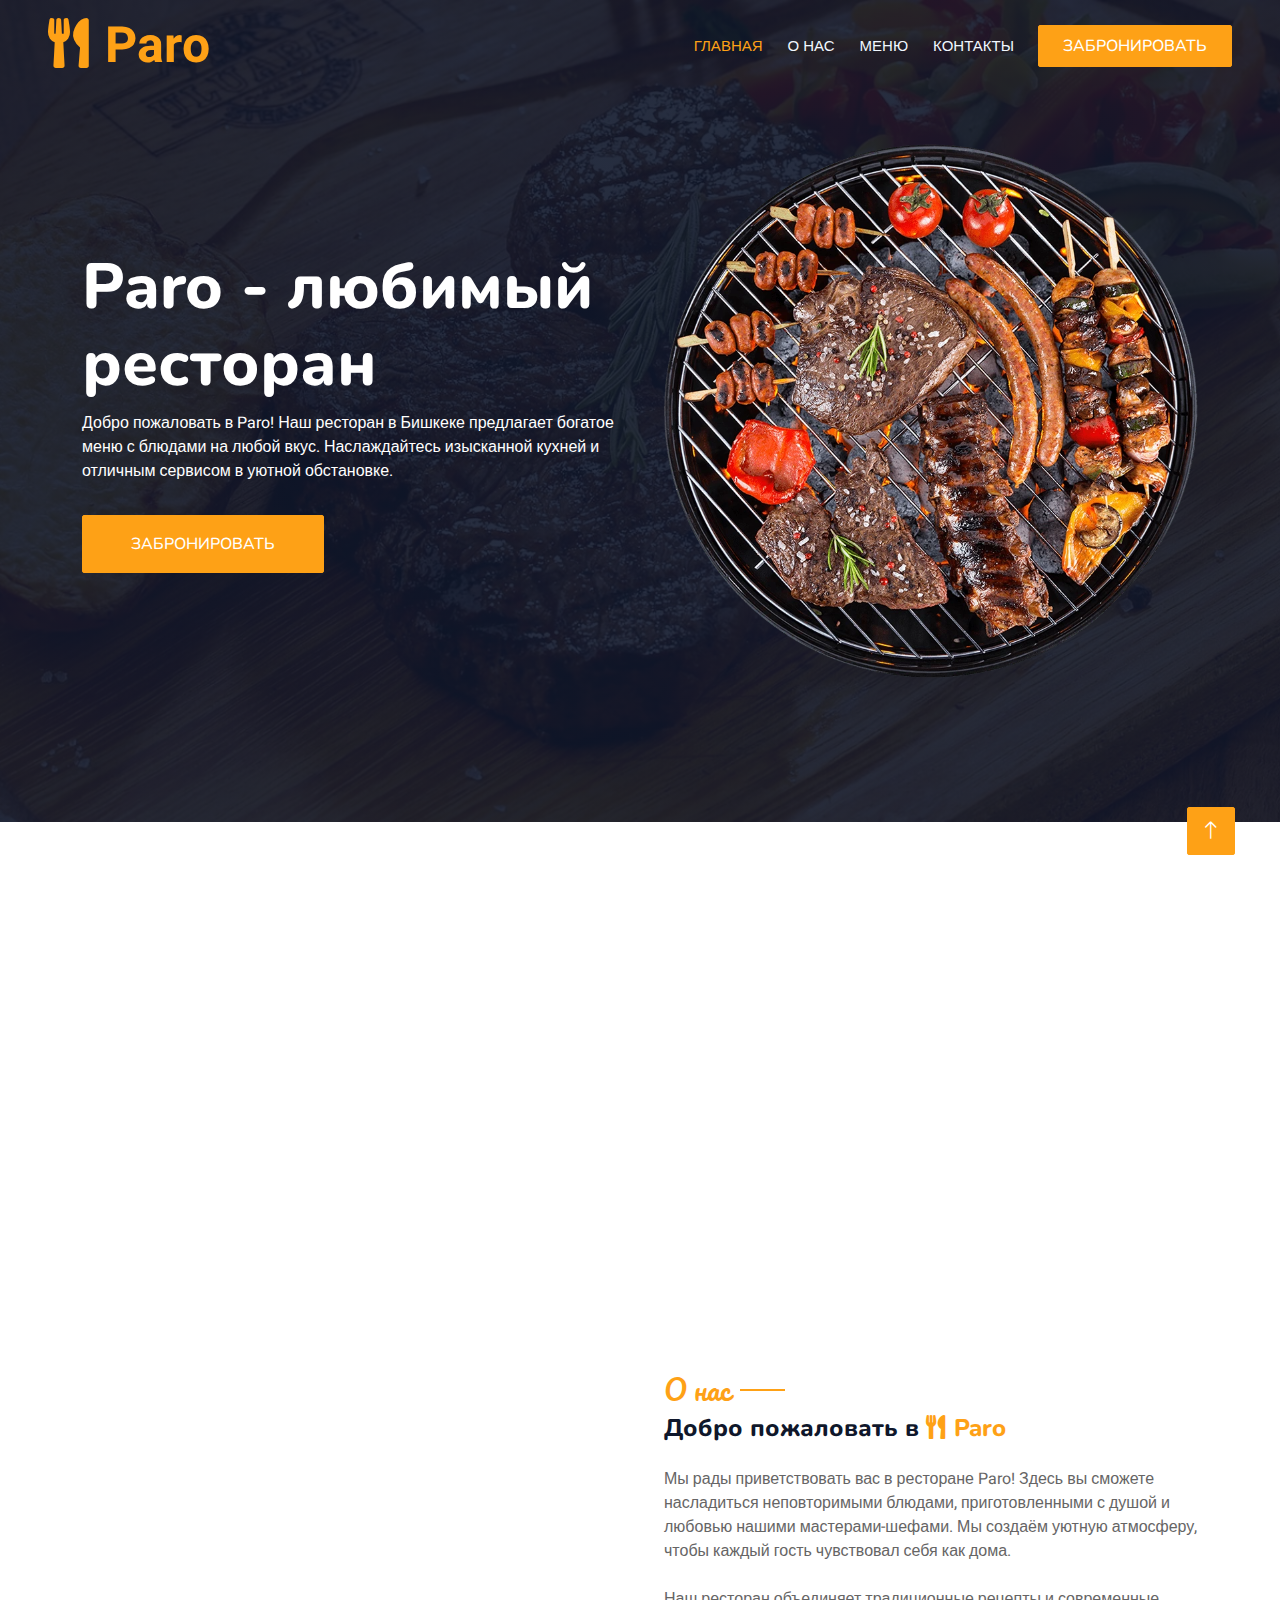
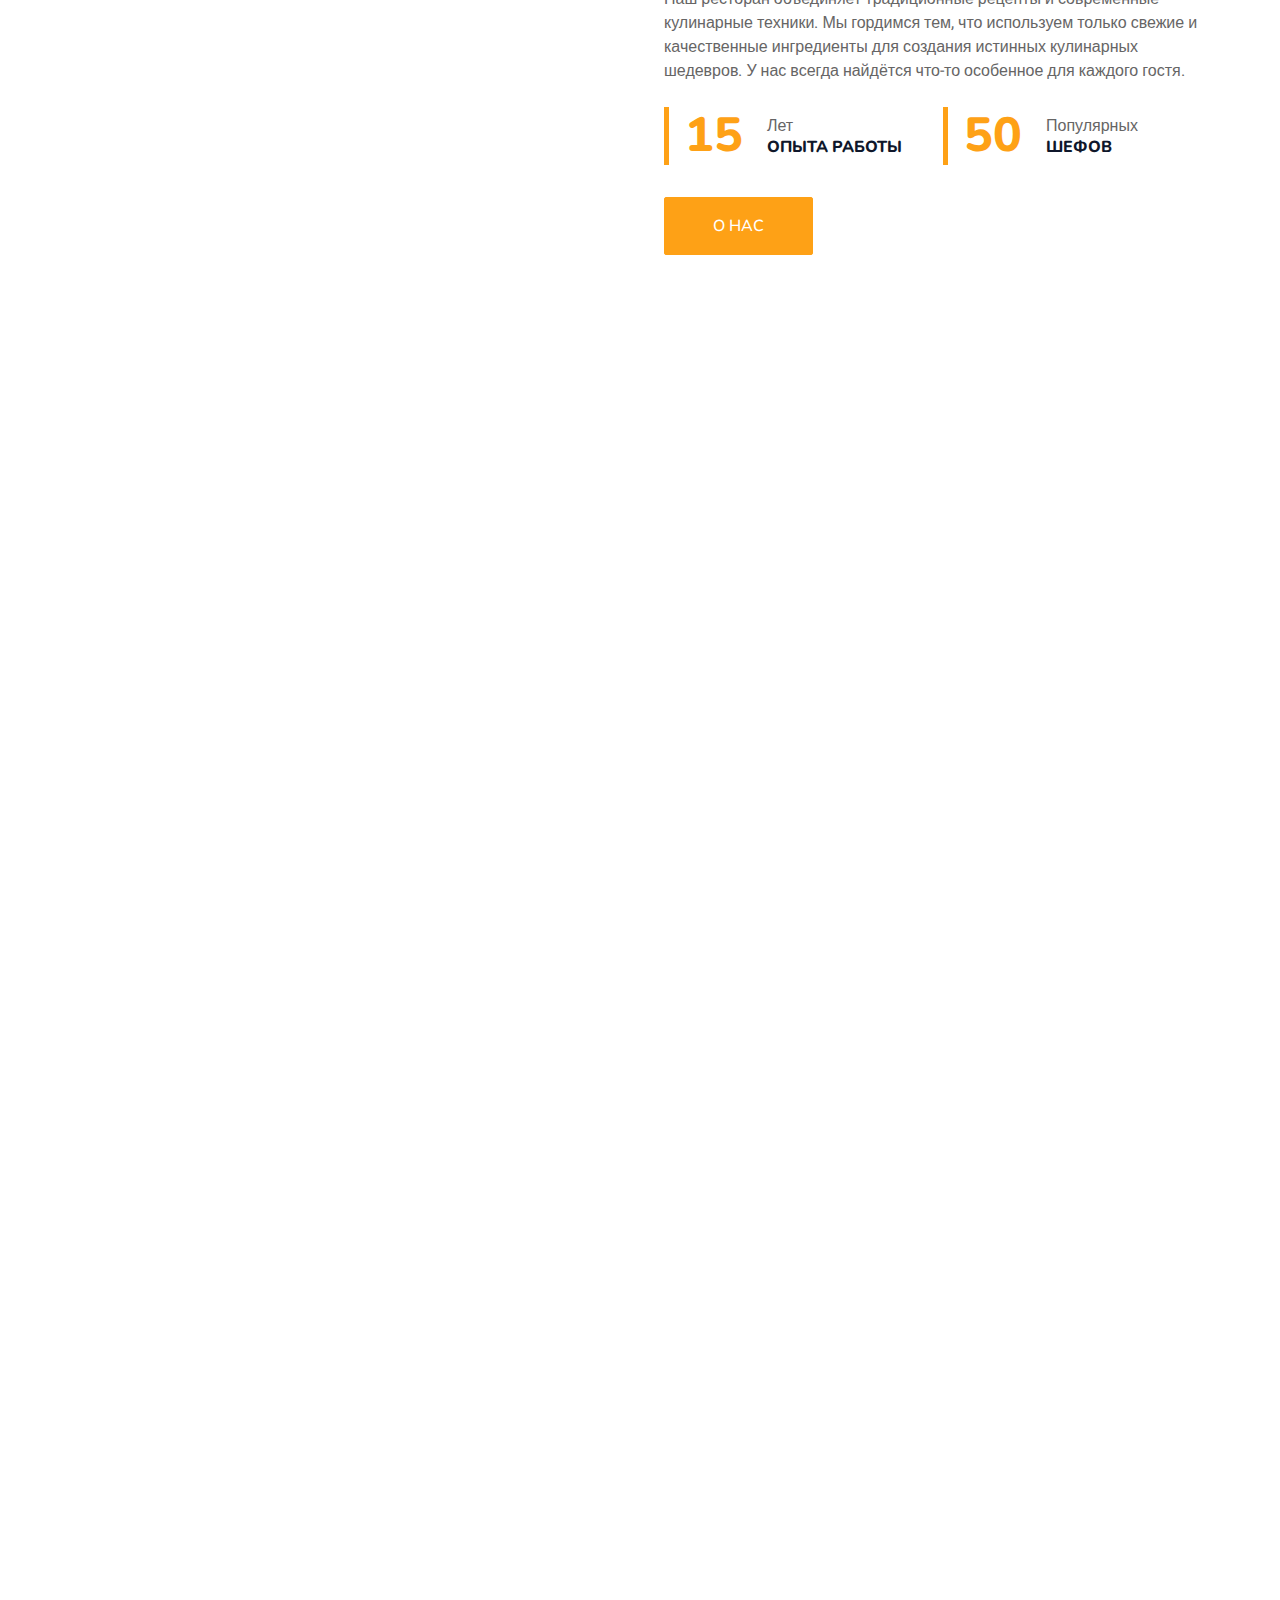
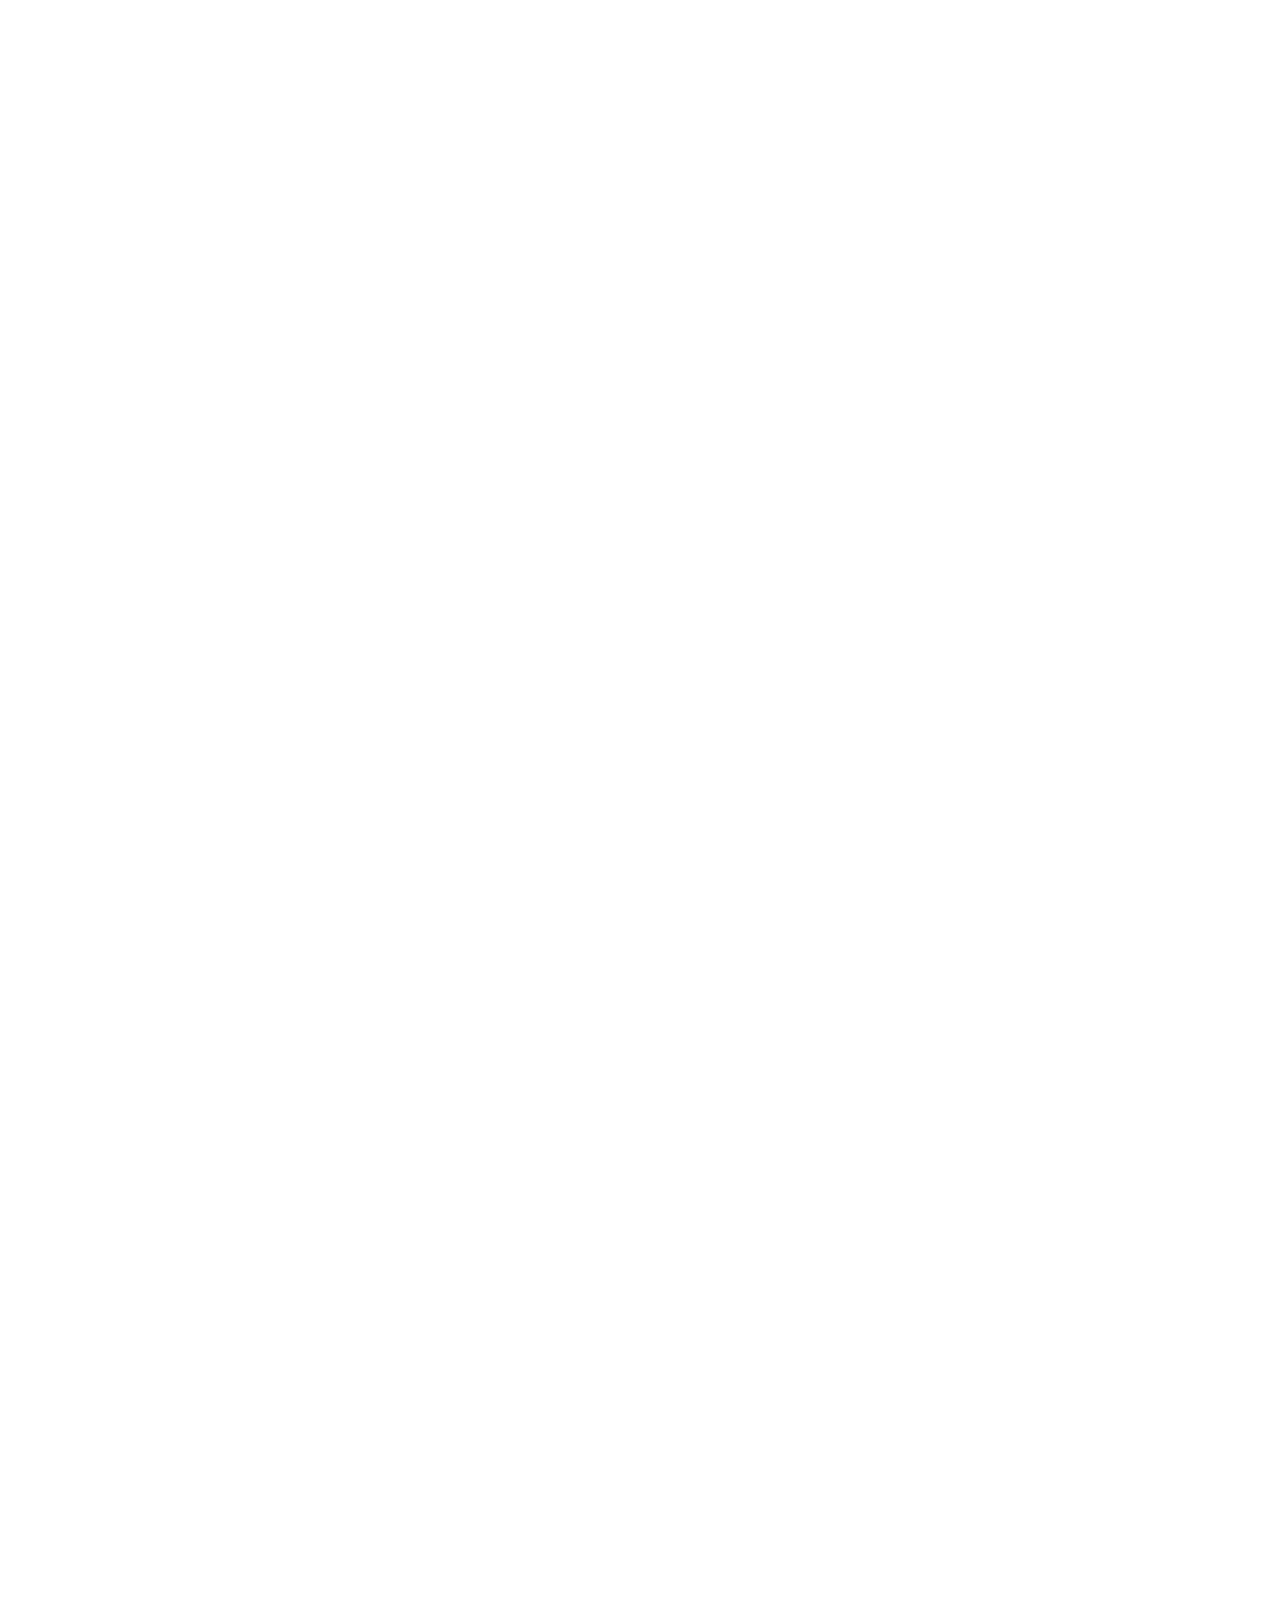
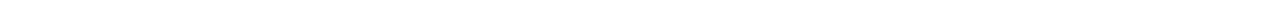
<file: index.html>
<!DOCTYPE html>
<html lang="ru">

<head>
	<meta charset="utf-8">
	<meta content="width=device-width, initial-scale=1.0" name="viewport">
	<meta content="" name="keywords">

	<meta name="description"
		content="Paro - уютный ресторан в Бишкеке, предлагающий разнообразие блюд и неповторимую атмосферу. Забронируйте стол и насладитесь вкусными блюдами, приготовленными нашими мастерами-шефами.">

	<!-- Canonical link -->
	<link rel="canonical" href="https://seo-restaurant.vercel.app/">

	<!-- Favicon -->
	<link href="img/icon/logo-icon.svg" rel="icon">

	<!-- Google Web Fonts -->
	<link rel="preconnect" href="https://fonts.googleapis.com">
	<link rel="preconnect" href="https://fonts.gstatic.com" crossorigin>
	<link
		href="https://fonts.googleapis.com/css2?family=Heebo:wght@400;500;600&family=Nunito:wght@600;700;800&family=Pacifico&display=swap"
		rel="stylesheet">

	<!-- Icon Font Stylesheet -->
	<link href="https://cdnjs.cloudflare.com/ajax/libs/font-awesome/5.10.0/css/all.min.css" rel="stylesheet">
	<link href="https://cdn.jsdelivr.net/npm/bootstrap-icons@1.4.1/font/bootstrap-icons.css" rel="stylesheet">

	<!-- Libraries Stylesheet -->
	<link href="lib/animate/animate.min.css" rel="stylesheet">
	<link href="lib/owlcarousel/assets/owl.carousel.min.css" rel="stylesheet">
	<link href="lib/tempusdominus/css/tempusdominus-bootstrap-4.min.css" rel="stylesheet" />

	<!-- Customized Bootstrap Stylesheet -->
	<link href="css/bootstrap.min.css" rel="stylesheet">

	<!-- Template Stylesheet -->
	<link href="css/style.css" rel="stylesheet">

	<title>Paro - Ресторан в Бишкеке | Вкусные блюда и уютная атмосфера</title>
</head>

<body>
	<div class="container-xxl bg-white p-0">
		<!-- Spinner Start -->
		<div id="spinner"
			class="show bg-white position-fixed translate-middle w-100 vh-100 top-50 start-50 d-flex align-items-center justify-content-center">
			<div class="spinner-border text-primary" style="width: 3rem; height: 3rem;" role="status">
				<span class="sr-only">Загрузка...</span>
			</div>
		</div>
		<!-- Spinner End -->


		<!-- Navbar & Hero Start -->
		<div class="container-xxl position-relative p-0">
			<nav class="navbar navbar-expand-lg navbar-dark bg-dark px-4 px-lg-5 py-3 py-lg-0">
				<a href="/" class="navbar-brand p-0 text-primary header-logo">
					<i class="fa fa-utensils me-3"></i>Paro
				</a>
				<button class="navbar-toggler" type="button" data-bs-toggle="collapse" data-bs-target="#navbarCollapse">
					<span class="fa fa-bars"></span>
				</button>
				<div class="collapse navbar-collapse" id="navbarCollapse">
					<div class="navbar-nav ms-auto py-0 pe-4">
						<a href="/" class="nav-item nav-link active">Главная</a>
						<a href="about.html" class="nav-item nav-link">О нас</a>
						<a href="menu.html" class="nav-item nav-link">Меню</a>
						<a href="contact.html" class="nav-item nav-link">Контакты</a>
					</div>
					<a href="booking.html" class="btn btn-primary py-2 px-4">Забронировать</a>
				</div>
			</nav>

			<div class="container-xxl py-5 bg-dark hero-header mb-5">
				<div class="container my-5 py-5">
					<div class="row align-items-center g-5">
						<div class="col-lg-6 text-center text-lg-start">
							<h1 class="display-3 text-white animated slideInLeft">Paro - любимый ресторан</h1>
							<p class="text-white animated slideInLeft mb-4 pb-2">Добро пожаловать в Paro! Наш ресторан в
								Бишкеке предлагает богатое меню с блюдами на любой вкус. Наслаждайтесь
								изысканной кухней и отличным сервисом в уютной обстановке.</p>
							<a href="booking.html"
								class="btn btn-primary py-sm-3 px-sm-5 me-3 animated slideInLeft">Забронировать</a>
						</div>
						<div class="col-lg-6 text-center text-lg-end overflow-hidden">
							<img class="img-fluid" src="img/hero.webp" alt="">
						</div>
					</div>
				</div>
			</div>
		</div>
		<!-- Navbar & Hero End -->


		<!-- Service Start -->
		<section class="service-section container-xxl py-5">
			<div class="container">
				<div class="row g-4 ">
					<div class="col-lg-3 col-sm-6 wow fadeInUp" data-wow-delay="0.1s">
						<div class="service-item rounded pt-3">
							<div class="p-4">
								<i class="fa fa-3x fa-user-tie text-primary mb-4"></i>
								<h4>Шеф-повара</h4>
								<p>Наши шеф-повара — настоящие художники кулинарии, создают уникальные блюда из
									свежих и качественных ингредиентов.</p>
							</div>
						</div>
					</div>
					<div class="col-lg-3 col-sm-6 wow fadeInUp" data-wow-delay="0.3s">
						<div class="service-item rounded pt-3">
							<div class="p-4">
								<i class="fa fa-3x fa-utensils text-primary mb-4"></i>
								<h4>Качественная еда</h4>
								<p>В Paro мы уделяем особое внимание качеству продуктов. </p>
							</div>
						</div>
					</div>
					<div class="col-lg-3 col-sm-6 wow fadeInUp" data-wow-delay="0.5s">
						<div class="service-item rounded pt-3">
							<div class="p-4">
								<i class="fa fa-3x fa-cart-plus text-primary mb-4"></i>
								<h4>Доставка</h4>
								<p>Теперь вы можете наслаждаться любимыми блюдами, не выходя из дома! </p>
							</div>
						</div>
					</div>
					<div class="col-lg-3 col-sm-6 wow fadeInUp" data-wow-delay="0.7s">
						<div class="service-item rounded pt-3">
							<div class="p-4">
								<i class="fa fa-3x fa-headset text-primary mb-4"></i>
								<h4>24/7 Поддержка</h4>
								<p>Мы всегда рядом, когда вы нас нуждаетесь! Наши услуги доступны 24/7. Ваше удобство —
									наш приоритет!</p>
							</div>
						</div>
					</div>
				</div>
			</div>
		</section>
		<!-- Service End -->


		<!-- About Start -->
		<div class="container-xxl py-5">
			<div class="container">
				<div class="row g-5 align-items-center">
					<div class="col-lg-6">
						<div class="row g-3">
							<div class="col-6 text-start">
								<img class="img-fluid rounded w-100 wow zoomIn" data-wow-delay="0.1s"
									src="img/about-1.webp">
							</div>
							<div class="col-6 text-start">
								<img class="img-fluid rounded w-75 wow zoomIn" data-wow-delay="0.3s"
									src="img/about-2.webp" style="margin-top: 25%;">
							</div>
							<div class="col-6 text-end">
								<img class="img-fluid rounded w-75 wow zoomIn" data-wow-delay="0.5s"
									src="img/about-3.webp">
							</div>
							<div class="col-6 text-end">
								<img class="img-fluid rounded w-100 wow zoomIn" data-wow-delay="0.7s"
									src="img/about-4.webp">
							</div>
						</div>
					</div>
					<div class="col-lg-6">
						<h3 class="section-title ff-secondary text-start text-primary fw-normal">О нас</h3>
						<h4 class="mb-4">Добро пожаловать в <i class="fa fa-utensils text-primary me-2"></i><span
								class='text-primary'>Paro</span></h4>
						<p class="mb-4">Мы рады приветствовать вас в ресторане Paro! Здесь вы сможете насладиться
							неповторимыми блюдами, приготовленными с
							душой и любовью нашими мастерами-шефами. Мы создаём уютную атмосферу, чтобы каждый гость
							чувствовал себя как дома.</p>
						<p class="mb-4">Наш ресторан объединяет традиционные рецепты и современные кулинарные техники.
							Мы гордимся тем, что используем только
							свежие и качественные ингредиенты для создания истинных кулинарных шедевров. У нас всегда
							найдётся что-то особенное для
							каждого гостя.</p>
						<div class="row g-4 mb-4">
							<div class="about-small col-sm-6">
								<div class="d-flex align-items-center border-start border-5 border-primary px-3">
									<h5 class="flex-shrink-0 display-5 text-primary mb-0" data-toggle="counter-up">15
									</h5>
									<div class="ps-4">
										<p class="mb-0">Лет</p>
										<h6 class="text-uppercase mb-0">Опыта работы</h6>
									</div>
								</div>
							</div>
							<div class="about-small col-sm-6">
								<div class="d-flex align-items-center border-start border-5 border-primary px-3">
									<h5 class="flex-shrink-0 display-5 text-primary mb-0" data-toggle="counter-up">50
									</h5>
									<div class="ps-4">
										<p class="mb-0">Популярных</p>
										<h6 class="text-uppercase mb-0">Шефов</h6>
									</div>
								</div>
							</div>
						</div>
						<a class="btn btn-primary py-3 px-5 mt-2" href="about.html">О нас</a>
					</div>
				</div>
			</div>
			</ы>
			<!-- About End -->


			<!-- Menu Start -->
			<div class="container-xxl py-5">
				<div class="container">
					<div class="text-center wow fadeInUp" data-wow-delay="0.1s">
						<h3 class="section-title ff-secondary text-center text-primary fw-normal">Меню</h3>
						<h4 class="mb-5">Популярные блюда</h4>
					</div>
					<div class="tab-class text-center wow fadeInUp" data-wow-delay="0.1s">
						<ul class="nav nav-pills d-inline-flex justify-content-center border-bottom mb-5">
							<li class="nav-item">
								<a class="d-flex align-items-center text-start mx-3 ms-0 pb-3 active"
									data-bs-toggle="pill" href="#tab-1">
									<i class="fa fa-coffee fa-2x text-primary"></i>
									<div class="ps-3">
										<h5 class="mt-n1 mb-0">Завтраки</h5>
									</div>
								</a>
							</li>
							<li class="nav-item">
								<a class="d-flex align-items-center text-start mx-3 pb-3" data-bs-toggle="pill"
									href="#tab-2">
									<i class="fa fa-hamburger fa-2x text-primary"></i>
									<div class="ps-3">
										<h5 class="mt-n1 mb-0">Ланч</h5>
									</div>
								</a>
							</li>
							<li class="nav-item">
								<a class="d-flex align-items-center text-start mx-3 me-0 pb-3" data-bs-toggle="pill"
									href="#tab-3">
									<i class="fa fa-utensils fa-2x text-primary"></i>
									<div class="ps-3">
										<h5 class="mt-n1 mb-0">Ужин</h5>
									</div>
								</a>
							</li>
						</ul>
						<div class="tab-content">
							<div id="tab-1" class="tab-pane fade show p-0 active">
								<div class="row g-4">
									<div class="col-lg-6">
										<div class="d-flex align-items-center">
											<img class="flex-shrink-0 img-fluid rounded" src="img/menu-2.webp" alt=""
												style="width: 80px;">
											<div class="w-100 d-flex flex-column text-start ps-4">
												<h6 class="d-flex justify-content-between border-bottom pb-2">
													<span>Омлет с грибами</span>
													<span class="text-primary">150 сом</span>
												</h6>
												<small class="fst-italic">Сытный омлет с шампиньонами, поджаренный до
													золотистой корочки.</small>
											</div>
										</div>
									</div>
									<div class="col-lg-6">
										<div class="d-flex align-items-center">
											<img class="flex-shrink-0 img-fluid rounded" src="img/menu-1.webp" alt=""
												style="width: 80px;">
											<div class="w-100 d-flex flex-column text-start ps-4">
												<h6 class="d-flex justify-content-between border-bottom pb-2">
													<span>Каша овсяная с фруктами</span>
													<span class="text-primary">120 сом</span>
												</h6>
												<small class="fst-italic">Нежная овсянка с добавлением свежих ягод и
													мёда.</small>
											</div>
										</div>
									</div>
									<div class="col-lg-6">
										<div class="d-flex align-items-center">
											<img class="flex-shrink-0 img-fluid rounded" src="img/menu-4.webp" alt=""
												style="width: 80px;">
											<div class="w-100 d-flex flex-column text-start ps-4">
												<h6 class="d-flex justify-content-between border-bottom pb-2">
													<span>Блины с творогом</span>
													<span class="text-primary">110 сом</span>
												</h6>
												<small class="fst-italic">Тонкие блины, фаршированные сладким творогом и
													поданные с вареньем.
												</small>
											</div>
										</div>
									</div>
									<div class="col-lg-6">
										<div class="d-flex align-items-center">
											<img class="flex-shrink-0 img-fluid rounded" src="img/menu-3.webp" alt=""
												style="width: 80px;">
											<div class="w-100 d-flex flex-column text-start ps-4">
												<h6 class="d-flex justify-content-between border-bottom pb-2">
													<span>Тост с авокадо и яйцом
													</span>
													<span class="text-primary">160 сом</span>
												</h6>
												<small class="fst-italic">Хрустящий тост с авокадо и яйцом пашот,
													приправленный зеленью.
												</small>
											</div>
										</div>
									</div>
									<div class="col-lg-6">
										<div class="d-flex align-items-center">
											<img class="flex-shrink-0 img-fluid rounded" src="img/menu-6.webp" alt=""
												style="width: 80px;">
											<div class="w-100 d-flex flex-column text-start ps-4">
												<h6 class="d-flex justify-content-between border-bottom pb-2">
													<span>Панкейки с сиропом
													</span>
													<span class="text-primary">120 сом</span>
												</h6>
												<small class="fst-italic">Воздушные панкейки, политые кленовым сиропом и
													посыпанные ягодами.</small>
											</div>
										</div>
									</div>
									<div class="col-lg-6">
										<div class="d-flex align-items-center">
											<img class="flex-shrink-0 img-fluid rounded" src="img/menu-5.webp" alt=""
												style="width: 80px;">
											<div class="w-100 d-flex flex-column text-start ps-4">
												<h6 class="d-flex justify-content-between border-bottom pb-2">
													<span>Яйца Бенедикт</span>
													<span class="text-primary">115 сом</span>
												</h6>
												<small class="fst-italic">Классические яйца Бенедикт на тосте с соусом
													голландез и ветчиной.</small>
											</div>
										</div>
									</div>
									<div class="col-lg-6">
										<div class="d-flex align-items-center">
											<img class="flex-shrink-0 img-fluid rounded" src="img/menu-8.webp" alt=""
												style="width: 80px;">
											<div class="w-100 d-flex flex-column text-start ps-4">
												<h6 class="d-flex justify-content-between border-bottom pb-2">
													<span>Творожная запеканка
													</span>
													<span class="text-primary">135 сом</span>
												</h6>
												<small class="fst-italic">Лёгкая творожная запеканка с изюмом и
													ванильным ароматом.
												</small>
											</div>
										</div>
									</div>
									<div class="col-lg-6">
										<div class="d-flex align-items-center">
											<img class="flex-shrink-0 img-fluid rounded" src="img/menu-7.webp" alt=""
												style="width: 80px;">
											<div class="w-100 d-flex flex-column text-start ps-4">
												<h6 class="d-flex justify-content-between border-bottom pb-2">
													<span>Греческий йогурт с мюсли
													</span>
													<span class="text-primary">135 сом</span>
												</h6>
												<small class="fst-italic">Натуральный греческий йогурт с хрустящими
													мюсли и орехами.
												</small>
											</div>
										</div>
									</div>
								</div>
							</div>
							<div id="tab-2" class="tab-pane fade show p-0">
								<div class="row g-4">
									<div class="col-lg-6">
										<div class="d-flex align-items-center">
											<img class="flex-shrink-0 img-fluid rounded" src="img/menu-1.webp" alt=""
												style="width: 80px;">
											<div class="w-100 d-flex flex-column text-start ps-4">
												<h6 class="d-flex justify-content-between border-bottom pb-2">
													<span>Салат Цезарь с курицей
													</span>
													<span class="text-primary">235 сом</span>
												</h6>
												<small class="fst-italic">Лёгкий салат с хрустящими листьями салата,
													куриным филе и соусом цезарь</small>
											</div>
										</div>
									</div>
									<div class="col-lg-6">
										<div class="d-flex align-items-center">
											<img class="flex-shrink-0 img-fluid rounded" src="img/menu-2.webp" alt=""
												style="width: 80px;">
											<div class="w-100 d-flex flex-column text-start ps-4">
												<h6 class="d-flex justify-content-between border-bottom pb-2">
													<span>Куриный суп с вермишелью
													</span>
													<span class="text-primary">245 сом</span>
												</h6>
												<small class="fst-italic">Ароматный куриный бульон с домашней вермишелью
													и зеленью.
												</small>
											</div>
										</div>
									</div>
									<div class="col-lg-6">
										<div class="d-flex align-items-center">
											<img class="flex-shrink-0 img-fluid rounded" src="img/menu-3.webp" alt=""
												style="width: 80px;">
											<div class="w-100 d-flex flex-column text-start ps-4">
												<h6 class="d-flex justify-content-between border-bottom pb-2">
													<span>Сэндвич с ростбифом
													</span>
													<span class="text-primary">215 сом</span>
												</h6>
												<small class="fst-italic">Хрустящий сэндвич с ростбифом, рукколой и
													горчичным соусом.
												</small>
											</div>
										</div>
									</div>
									<div class="col-lg-6">
										<div class="d-flex align-items-center">
											<img class="flex-shrink-0 img-fluid rounded" .webp.webp.webp.webp
												src="img/menu-4.webp" alt="" style="width: 80px;">
											<div class="w-100 d-flex flex-column text-start ps-4">
												<h6 class="d-flex justify-content-between border-bottom pb-2">
													<span>Картофель фри с трюфельным маслом
													</span>
													<span class="text-primary">200 сом</span>
												</h6>
												<small class="fst-italic">Золотистый картофель фри с ароматом трюфеля и
													пармезаном.
												</small>
											</div>
										</div>
									</div>
									<div class="col-lg-6">
										<div class="d-flex align-items-center">
											<img class="flex-shrink-0 img-fluid rounded" src="img/menu-5.webp" alt=""
												style="width: 80px;">
											<div class="w-100 d-flex flex-column text-start ps-4">
												<h6 class="d-flex justify-content-between border-bottom pb-2">
													<span>Паста Карбонара
													</span>
													<span class="text-primary">290 сом</span>
												</h6>
												<small class="fst-italic">Итальянская паста с беконом, пармезаном и
													сливочным соусом.
												</small>
											</div>
										</div>
									</div>
									<div class="col-lg-6">
										<div class="d-flex align-items-center">
											<img class="flex-shrink-0 img-fluid rounded" src="img/menu-6.webp" alt=""
												style="width: 80px;">
											<div class="w-100 d-flex flex-column text-start ps-4">
												<h6 class="d-flex justify-content-between border-bottom pb-2">
													<span>Кесадилья с курицей
													</span>
													<span class="text-primary">250 сом</span>
												</h6>
												<small class="fst-italic">Тёплая кесадилья с курицей, сыром и пикантным
													соусом.
												</small>
											</div>
										</div>
									</div>
									<div class="col-lg-6">
										<div class="d-flex align-items-center">
											<img class="flex-shrink-0 img-fluid rounded" src="img/menu-7.webp" alt=""
												style="width: 80px;">
											<div class="w-100 d-flex flex-column text-start ps-4">
												<h6 class="d-flex justify-content-between border-bottom pb-2">
													<span>Ризотто с грибами
													</span>
													<span class="text-primary">260 сом</span>
												</h6>
												<small class="fst-italic">Кремовое ризотто с белыми грибами и
													пармезаном.
												</small>
											</div>
										</div>
									</div>
									<div class="col-lg-6">
										<div class="d-flex align-items-center">
											<img class="flex-shrink-0 img-fluid rounded" src="img/menu-8.webp" alt=""
												style="width: 80px;">
											<div class="w-100 d-flex flex-column text-start ps-4">
												<h6 class="d-flex justify-content-between border-bottom pb-2">
													<span>Фалафель с хумусом
													</span>
													<span class="text-primary">270 сом</span>
												</h6>
												<small class="fst-italic">Вегетарианский фалафель, подаваемый с хумусом
													и овощами.
												</small>
											</div>
										</div>
									</div>
								</div>
							</div>
							<div id="tab-3" class="tab-pane fade show p-0">
								<div class="row g-4">
									<div class="col-lg-6">
										<div class="d-flex align-items-center">
											<img class="flex-shrink-0 img-fluid rounded" src="img/menu-3.webp" alt=""
												style="width: 80px;">
											<div class="w-100 d-flex flex-column text-start ps-4">
												<h6 class="d-flex justify-content-between border-bottom pb-2">
													<span>Стейк Рибай
													</span>
													<span class="text-primary">340 сом</span>
												</h6>
												<small class="fst-italic">Сочный стейк рибай, приготовленный на гриле до
													совершенства.
												</small>
											</div>
										</div>
									</div>
									<div class="col-lg-6">
										<div class="d-flex align-items-center">
											<img class="flex-shrink-0 img-fluid rounded" src="img/menu-1.webp" alt=""
												style="width: 80px;">
											<div class="w-100 d-flex flex-column text-start ps-4">
												<h6 class="d-flex justify-content-between border-bottom pb-2">
													<span>Лосось на гриле
													</span>
													<span class="text-primary">350 сом</span>
												</h6>
												<small class="fst-italic">Филе лосося, запечённое на гриле с лимонным
													соусом и овощами.
												</small>
											</div>
										</div>
									</div>
									<div class="col-lg-6">
										<div class="d-flex align-items-center">
											<img class="flex-shrink-0 img-fluid rounded" src="img/menu-2.webp" alt=""
												style="width: 80px;">
											<div class="w-100 d-flex flex-column text-start ps-4">
												<h6 class="d-flex justify-content-between border-bottom pb-2">
													<span>Курица с пряными травами
													</span>
													<span class="text-primary">357 сом</span>
												</h6>
												<small class="fst-italic">Филе курицы, приправленное ароматными травами
													и запечённое до золотистой корочки.
												</small>
											</div>
										</div>
									</div>
									<div class="col-lg-6">
										<div class="d-flex align-items-center">
											<img class="flex-shrink-0 img-fluid rounded" src="img/menu-6.webp" alt=""
												style="width: 80px;">
											<div class="w-100 d-flex flex-column text-start ps-4">
												<h6 class="d-flex justify-content-between border-bottom pb-2">
													<span>Телячьи медальоны
													</span>
													<span class="text-primary">380 сом</span>
												</h6>
												<small class="fst-italic">Нежные медальоны из телятины, поданные с
													грибным соусом.
												</small>
											</div>
										</div>
									</div>
									<div class="col-lg-6">
										<div class="d-flex align-items-center">
											<img class="flex-shrink-0 img-fluid rounded" src="img/menu-4.webp" alt=""
												style="width: 80px;">
											<div class="w-100 d-flex flex-column text-start ps-4">
												<h6 class="d-flex justify-content-between border-bottom pb-2">
													<span>Каре ягнёнка
													</span>
													<span class="text-primary">320 сом</span>
												</h6>
												<small class="fst-italic">Ароматное каре ягнёнка с розмарином и
													чесноком.
												</small>
											</div>
										</div>
									</div>
									<div class="col-lg-6">
										<div class="d-flex align-items-center">
											<img class="flex-shrink-0 img-fluid rounded" src="img/menu-5.webp" alt=""
												style="width: 80px;">
											<div class="w-100 d-flex flex-column text-start ps-4">
												<h6 class="d-flex justify-content-between border-bottom pb-2">
													<span>Паста Болоньезе
													</span>
													<span class="text-primary">520 сом</span>
												</h6>
												<small class="fst-italic">Классическая паста с мясным соусом болоньезе и
													пармезаном.
												</small>
											</div>
										</div>
									</div>
									<div class="col-lg-6">
										<div class="d-flex align-items-center">
											<img class="flex-shrink-0 img-fluid rounded" src="img/menu-8.webp" alt=""
												style="width: 80px;">
											<div class="w-100 d-flex flex-column text-start ps-4">
												<h6 class="d-flex justify-content-between border-bottom pb-2">
													<span>Запечённые креветки с чесноком
													</span>
													<span class="text-primary">560 сом</span>
												</h6>
												<small class="fst-italic">Креветки, запечённые с чесноком и маслом,
													поданные с лимоном.
												</small>
											</div>
										</div>
									</div>
									<div class="col-lg-6">
										<div class="d-flex align-items-center">
											<img class="flex-shrink-0 img-fluid rounded" src="img/menu-7.webp" alt=""
												style="width: 80px;">
											<div class="w-100 d-flex flex-column text-start ps-4">
												<h6 class="d-flex justify-content-between border-bottom pb-2">
													<span>Гратен из картофеля
													</span>
													<span class="text-primary">510 сом</span>
												</h6>
												<small class="fst-italic">Нежный картофельный гратен с сыром и сливками.
												</small>
											</div>
										</div>
									</div>
								</div>
							</div>
						</div>
					</div>
				</div>
			</div>
			<!-- Menu End -->


			<!-- Reservation Start -->
			<div class="container-xxl py-5 px-0 wow fadeInUp" data-wow-delay="0.1s">
				<div class="row g-0">
					<div class="col-md-6">
						<div class="video"> </div>
					</div>
					<div class="col-md-6 bg-dark d-flex align-items-center">
						<div class="p-5 wow fadeInUp" data-wow-delay="0.2s">
							<h3 class="section-title ff-secondary text-start text-primary fw-normal">Бронирование</h3>
							<h4 class="text-white mb-4">Забронировать столик онлайн</h4>
							<form>
								<div class="row g-3">
									<div class="col-md-6">
										<div class="form-floating">
											<input type="text" class="form-control" id="name" placeholder="Your Name">
											<label for="name">Ваше имя</label>
										</div>
									</div>
									<div class="col-md-6">
										<div class="form-floating">
											<input type="email" class="form-control" id="email"
												placeholder="Your Email">
											<label for="email">Ваш email</label>
										</div>
									</div>
									<div class="col-md-6">
										<div class="form-floating date" id="date3" data-target-input="nearest">
											<input type="text" class="form-control datetimepicker-input" id="datetime"
												placeholder="Date & Time" data-target="#date3"
												data-toggle="datetimepicker" />
											<label for="datetime">Дата & Время</label>
										</div>
									</div>
									<div class="col-md-6">
										<div class="form-floating">
											<select class="form-select" id="select1">
												<option value="1">1</option>
												<option value="2">2</option>
												<option value="3">3</option>
												<option value="4">4</option>
											</select>
											<label for="select1">Количество гостей</label>
										</div>
									</div>
									<div class="col-12">
										<div class="form-floating">
											<textarea class="form-control" placeholder="Special Request" id="message"
												style="height: 100px"></textarea>
											<label for="message">Особые пожелания</label>
										</div>
									</div>
									<div class="col-12">
										<button class="btn btn-primary w-100 py-3" type="submit">Забронировать
											сейчас</button>
									</div>
								</div>
							</form>
						</div>
					</div>
				</div>
			</div>

			<!-- Team Start -->
			<div class="container-xxl pt-5 pb-3">
				<div class="container">
					<div class="text-center wow fadeInUp" data-wow-delay="0.1s">
						<h3 class="section-title ff-secondary text-center text-primary fw-normal">Команда</h3>
						<h4 class="mb-5">Наши шеф-повара</h4>
					</div>
					<div class="row g-4">
						<div class="col-lg-3 col-md-6 wow fadeInUp" data-wow-delay="0.1s">
							<div class="team-item text-center rounded overflow-hidden">
								<div class="rounded-circle overflow-hidden m-4">
									<img class="img-fluid" src="img/team-1.webp" alt="">
								</div>
								<h5 class="mb-0">Иван Петров</h5>
								<small>Шеф-повар по мясным блюдам</small>
								<div class="d-flex justify-content-center mt-3">
									<a class="btn btn-square btn-primary mx-1" href=""><i
											class="fab fa-facebook-f"></i></a>
									<a class="btn btn-square btn-primary mx-1" href=""><i
											class="fab fa-twitter"></i></a>
									<a class="btn btn-square btn-primary mx-1" href=""><i
											class="fab fa-instagram"></i></a>
								</div>
							</div>
						</div>
						<div class="col-lg-3 col-md-6 wow fadeInUp" data-wow-delay="0.3s">
							<div class="team-item text-center rounded overflow-hidden">
								<div class="rounded-circle overflow-hidden m-4">
									<img class="img-fluid" src="img/team-2.webp" alt="">
								</div>
								<h5 class="mb-0">Алексей Смирнов
								</h5>
								<small>Шеф-повар по европейской кухне</small>
								<div class="d-flex justify-content-center mt-3">
									<a class="btn btn-square btn-primary mx-1" href=""><i
											class="fab fa-facebook-f"></i></a>
									<a class="btn btn-square btn-primary mx-1" href=""><i
											class="fab fa-twitter"></i></a>
									<a class="btn btn-square btn-primary mx-1" href=""><i
											class="fab fa-instagram"></i></a>
								</div>
							</div>
						</div>
						<div class="col-lg-3 col-md-6 wow fadeInUp" data-wow-delay="0.5s">
							<div class="team-item text-center rounded overflow-hidden">
								<div class="rounded-circle overflow-hidden m-4">
									<img class="img-fluid" src="img/team-3.webp" alt="">
								</div>
								<h5 class="mb-0">Сергей Козлов</h5>
								<small>Шеф-повар по десертам</small>
								<div class="d-flex justify-content-center mt-3">
									<a class="btn btn-square btn-primary mx-1" href=""><i
											class="fab fa-facebook-f"></i></a>
									<a class="btn btn-square btn-primary mx-1" href=""><i
											class="fab fa-twitter"></i></a>
									<a class="btn btn-square btn-primary mx-1" href=""><i
											class="fab fa-instagram"></i></a>
								</div>
							</div>
						</div>
						<div class="col-lg-3 col-md-6 wow fadeInUp" data-wow-delay="0.7s">
							<div class="team-item text-center rounded overflow-hidden">
								<div class="rounded-circle overflow-hidden m-4">
									<img class="img-fluid" src="img/team-4.webp" alt="">
								</div>
								<h5 class="mb-0">Андрей Михайлов</h5>
								<small>Шеф-повар по рыбным блюдам</small>
								<div class="d-flex justify-content-center mt-3">
									<a class="btn btn-square btn-primary mx-1" href=""><i
											class="fab fa-facebook-f"></i></a>
									<a class="btn btn-square btn-primary mx-1" href=""><i
											class="fab fa-twitter"></i></a>
									<a class="btn btn-square btn-primary mx-1" href=""><i
											class="fab fa-instagram"></i></a>
								</div>
							</div>
						</div>
					</div>
				</div>
			</div>
			<!-- Team End -->


			<!-- Testimonial Start -->
			<div class="container-xxl py-5 wow fadeInUp" data-wow-delay="0.1s">
				<div class="container">
					<div class="text-center">
						<h3 class="section-title ff-secondary text-center text-primary fw-normal">Отзывы</h3>
						<h4 class="mb-5">Впечатления наших клиентов<h4>
					</div>
					<div class="owl-carousel testimonial-carousel">
						<div class="testimonial-item bg-transparent border rounded p-4">
							<i class="fa fa-quote-left fa-2x text-primary mb-3"></i>
							<p>Отличный ресторан с невероятной атмосферой. Еда вкусная, а обслуживание на высшем уровне!
							</p>
							<div class="d-flex align-items-center">
								<img class="img-fluid flex-shrink-0 rounded-circle" src="img/testimonial-1.webp"
									style="width: 50px; height: 50px;">
								<div class="ps-3">
									<h5 class="mb-1">Ирина Сидорова</h5>
									<small>Маркетолог</small>
								</div>
							</div>
						</div>
						<div class="testimonial-item bg-transparent border rounded p-4">
							<i class="fa fa-quote-left fa-2x text-primary mb-3"></i>
							<p>Прекрасное место для ужина с друзьями. Большое разнообразие блюд и приятная атмосфера.
								Советую всем</p>
							<div class="d-flex align-items-center">
								<img class="img-fluid flex-shrink-0 rounded-circle" src="img/testimonial-2.webp"
									style="width: 50px; height: 50px;">
								<div class="ps-3">
									<h5 class="mb-1">Эмир Алмазов</h5>
									<small>Программист</small>
								</div>
							</div>
						</div>
						<div class="testimonial-item bg-transparent border rounded p-4">
							<i class="fa fa-quote-left fa-2x text-primary mb-3"></i>
							<p>Очень уютное место с вкуснейшими блюдами. Рекомендую попробовать стейк — настоящий
								шедевр!</p>
							<div class="d-flex align-items-center">
								<img class="img-fluid flex-shrink-0 rounded-circle" src="img/testimonial-3.webp"
									style="width: 50px; height: 50px;">
								<div class="ps-3">
									<h5 class="mb-1">Айбек Сатыбаев</h5>
									<small>Юрист</small>
								</div>
							</div>
						</div>
						<div class="testimonial-item bg-transparent border rounded p-4">
							<i class="fa fa-quote-left fa-2x text-primary mb-3"></i>
							<p>Замечательный ресторан! Кухня выше всяких похвал, а обслуживание быстрое и вежливое.
								Особенно понравились десерты.</p>
							<div class="d-flex align-items-center">
								<img class="img-fluid flex-shrink-0 rounded-circle" src="img/testimonial-4.webp"
									style="width: 50px; height: 50px;">
								<div class="ps-3">
									<h5 class="mb-1">Ольга Васильева</h5>
									<small>Дизайнер</small>
								</div>
							</div>
						</div>
					</div>
				</div>
			</div>
			<!-- Testimonial End -->


			<!-- Footer Start -->
			<footer class="container-fluid bg-dark text-light footer pt-5 mt-5 wow fadeIn" data-wow-delay="0.1s">
				<div class="container py-5">
					<div class="row g-5 d-flex justify-content-center">
						<div class="col-lg-3 col-md-6">
							<h3 class="section-title ff-secondary text-start text-primary fw-normal mb-4">Контакты</h3>
							<p class="mb-2"><i class="fa fa-map-marker-alt me-3"></i>Анкара 1/8 | Bishkek/Kyrgyzstan</p>
							<p class="mb-2"><i class="fa fa-phone-alt me-3"></i>+996 555 055 550</p>
							<p class="mb-2"><i class="fa fa-envelope me-3"></i>paro.restaurant@gmail.com</p>
							<div class="d-flex pt-2">
								<a class="btn btn-outline-light btn-social" href=""><i class="fab fa-twitter"></i></a>
								<a class="btn btn-outline-light btn-social" href=""><i
										class="fab fa-facebook-f"></i></a>
								<a class="btn btn-outline-light btn-social" href=""><i class="fab fa-youtube"></i></a>
								<a class="btn btn-outline-light btn-social" href=""><i
										class="fab fa-linkedin-in"></i></a>
							</div>
						</div>
						<div class="col-lg-3 col-md-6">
							<h3 class="section-title ff-secondary text-start text-primary fw-normal mb-4">График работы
							</h3>
							<h5 class="text-light fw-normal">Понедельник - Суббота</h5>
							<p>09:00 - 22:00</p>
							<h5 class="text-light fw-normal">Воскресенье</h5>
							<p>10:00 - 20:00</p>
						</div>
						<div class="col-lg-3 col-md-6">
							<h3 class="section-title ff-secondary text-start text-primary fw-normal mb-4">Новости
							</h3>
							<p>Подпишитесь для получения новостей нашего ресторана</p>
							<div class="position-relative mx-auto" style="max-width: 400px;">
								<input class="form-control border-primary w-100 py-3 ps-4 pe-5" type="text"
									placeholder="Ваш email">
								<button type="button"
									class="btn btn-primary py-2 position-absolute top-0 end-0 mt-2 me-2">Подписаться</button>
							</div>
						</div>
					</div>
				</div>
				<div class="container">
					<div class="copyright text-center">
						<i class="fa fa-utensils me-2"></i>Paro <br>
						&copy; Все права защищены.
					</div>
				</div>
			</footer>
			<!-- Footer End -->


			<!-- Back to Top -->
			<a href="/" class="btn btn-lg btn-primary btn-lg-square back-to-top"><i class="bi bi-arrow-up"></i></a>
		</div>

		<!-- JavaScript Libraries -->
		<script src="https://code.jquery.com/jquery-3.4.1.min.js"></script>
		<script src="https://cdn.jsdelivr.net/npm/bootstrap@5.0.0/dist/js/bootstrap.bundle.min.js"></script>
		<script src="lib/wow/wow.min.js"></script>
		<script src="lib/easing/easing.min.js"></script>
		<script src="lib/waypoints/waypoints.min.js"></script>
		<script src="lib/counterup/counterup.min.js"></script>
		<script src="lib/owlcarousel/owl.carousel.min.js"></script>
		<script src="lib/tempusdominus/js/moment.min.js"></script>
		<script src="lib/tempusdominus/js/moment-timezone.min.js"></script>
		<script src="lib/tempusdominus/js/tempusdominus-bootstrap-4.min.js"></script>

		<!-- Template Javascript -->
		<script src="js/main.js"></script>

		<!-- Yandex.Metrika counter -->
		<script type="text/javascript">
			(function (m, e, t, r, i, k, a) {
				m[i] = m[i] || function () { (m[i].a = m[i].a || []).push(arguments) };
				m[i].l = 1 * new Date();
				for (var j = 0; j < document.scripts.length; j++) { if (document.scripts[j].src === r) { return; } }
				k = e.createElement(t), a = e.getElementsByTagName(t)[0], k.async = 1, k.src = r, a.parentNode.insertBefore(k, a)
			})
				(window, document, "script", "https://mc.yandex.ru/metrika/tag.js", "ym");

			ym(98865929, "init", {
				clickmap: true,
				trackLinks: true,
				accurateTrackBounce: true,
				webvisor: true
			});
		</script>
		<noscript>
			<div><img src="https://mc.yandex.ru/watch/98865929" style="position:absolute; left:-9999px;" alt="" /></div>
		</noscript>
		<!-- /Yandex.Metrika counter -->

		<!-- Google tag (gtag.js) -->
		<script async src="https://www.googletagmanager.com/gtag/js?id=G-HXW18DRPWC"></script>
		<script>
			window.dataLayer = window.dataLayer || [];
			function gtag() { dataLayer.push(arguments); }
			gtag('js', new Date());

			gtag('config', 'G-HXW18DRPWC');
		</script>
</body>

</html>
</file>
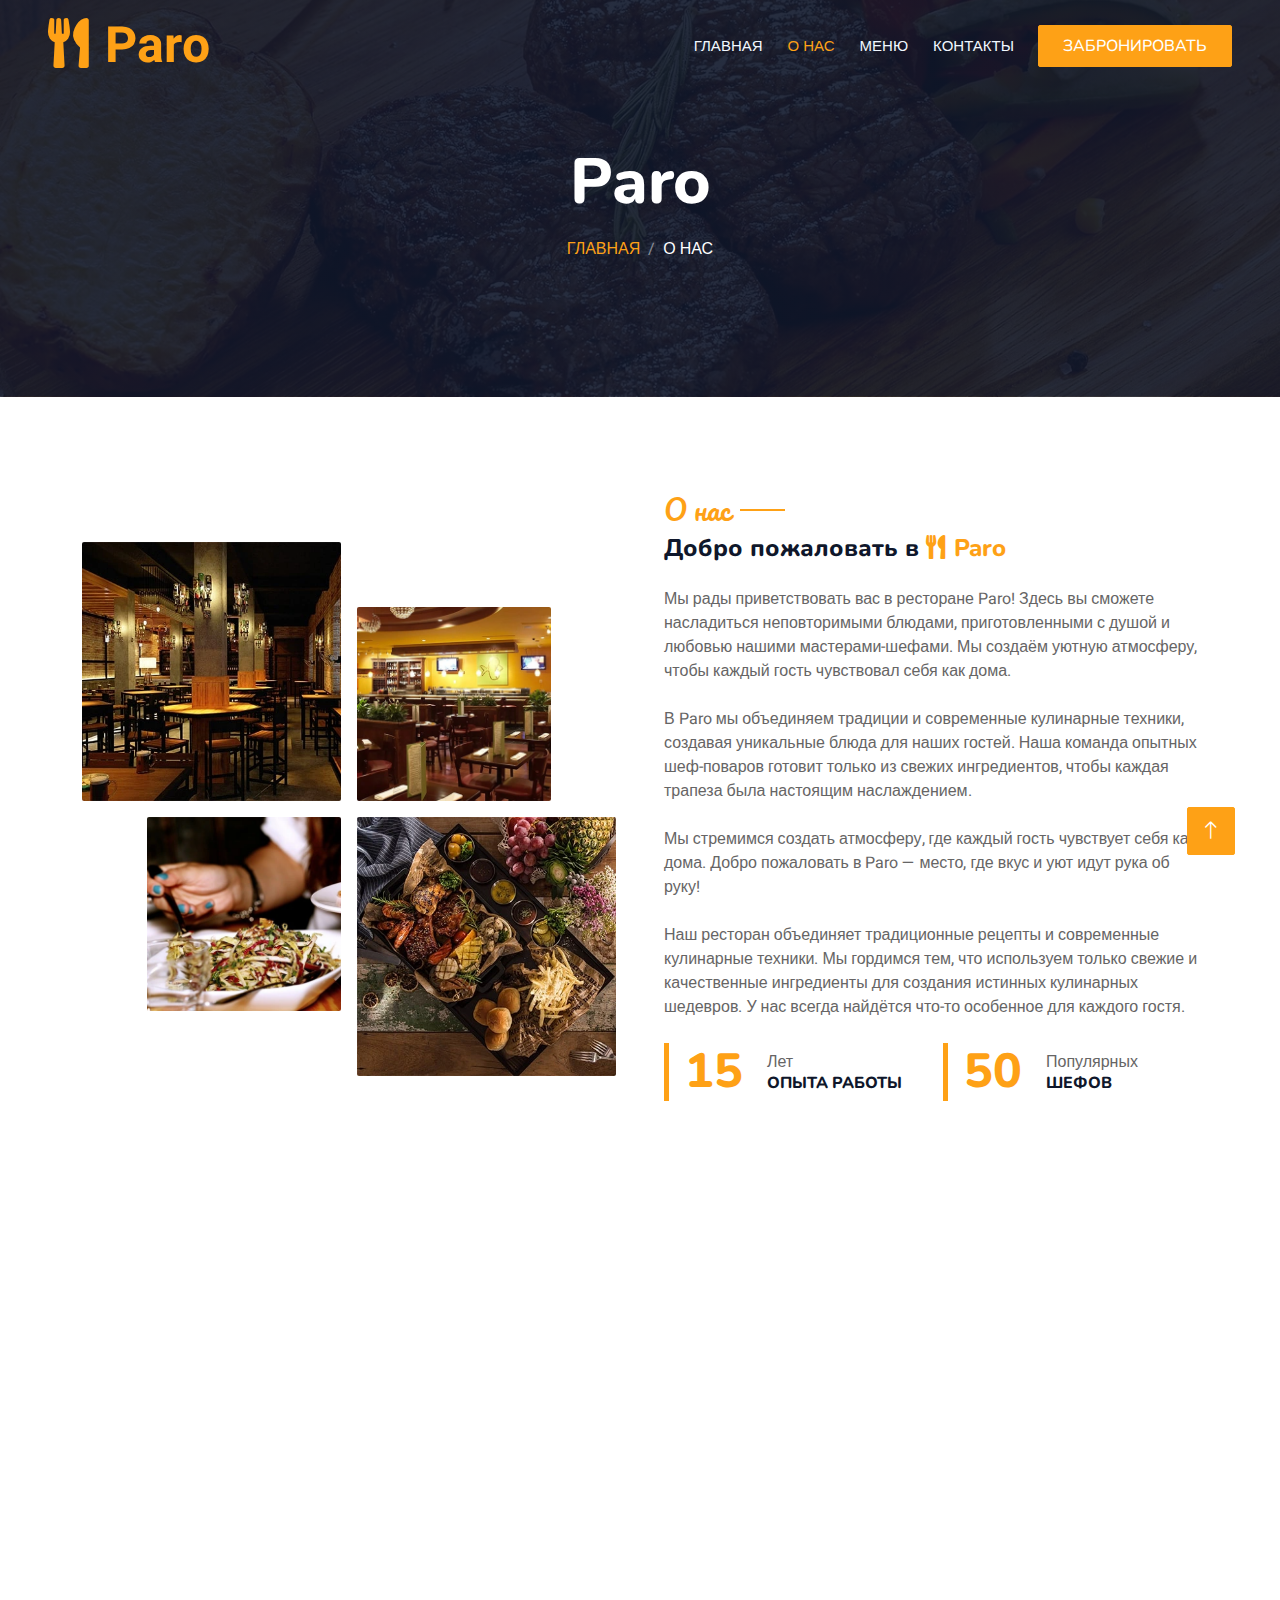
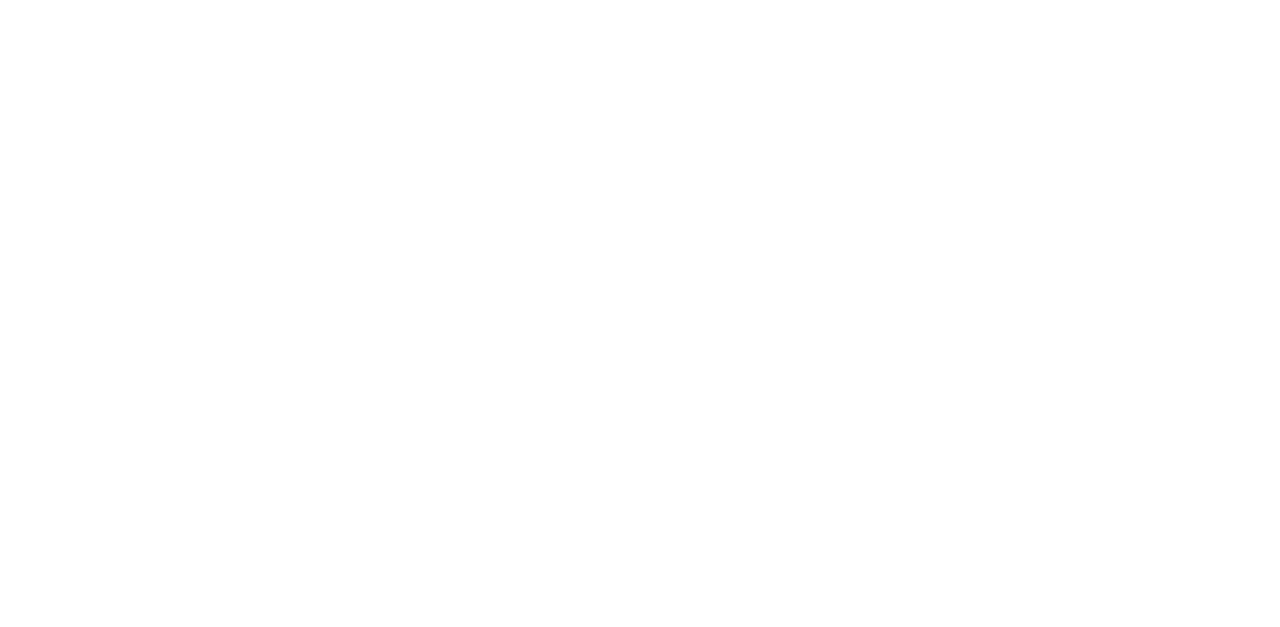
<file: about.html>
<!DOCTYPE html>
<html lang="en">

<head>
	<meta charset="utf-8">
	<meta content="width=device-width, initial-scale=1.0" name="viewport">
	<meta content="" name="keywords">
	<meta name="description"
		content="Узнайте больше о ресторане Paro в Бишкеке. Мы предлагаем уютную атмосферу, блюда из свежих ингредиентов и высокий уровень обслуживания. Добро пожаловать!">

	<!-- Canonical link -->
	<link rel="canonical" href="https://seo-restaurant.vercel.app/about.html">

	<!-- Favicon -->
	<link href="img/icon/logo-icon.svg" rel="icon">

	<!-- Google Web Fonts -->
	<link rel="preconnect" href="https://fonts.googleapis.com">
	<link rel="preconnect" href="https://fonts.gstatic.com" crossorigin>
	<link
		href="https://fonts.googleapis.com/css2?family=Heebo:wght@400;500;600&family=Nunito:wght@600;700;800&family=Pacifico&display=swap"
		rel="stylesheet">

	<!-- Icon Font Stylesheet -->
	<link href="https://cdnjs.cloudflare.com/ajax/libs/font-awesome/5.10.0/css/all.min.css" rel="stylesheet">
	<link href="https://cdn.jsdelivr.net/npm/bootstrap-icons@1.4.1/font/bootstrap-icons.css" rel="stylesheet">

	<!-- Libraries Stylesheet -->
	<link href="lib/animate/animate.min.css" rel="stylesheet">
	<link href="lib/owlcarousel/assets/owl.carousel.min.css" rel="stylesheet">
	<link href="lib/tempusdominus/css/tempusdominus-bootstrap-4.min.css" rel="stylesheet" />

	<!-- Customized Bootstrap Stylesheet -->
	<link href="css/bootstrap.min.css" rel="stylesheet">

	<!-- Template Stylesheet -->
	<link href="css/style.css" rel="stylesheet">
	<title>О нас - Paro | Ресторан с уютной атмосферой в Бишкеке</title>
</head>

<body>
	<div class="container-xxl bg-white p-0">
		<!-- Spinner Start -->
		<div id="spinner"
			class="show bg-white position-fixed translate-middle w-100 vh-100 top-50 start-50 d-flex align-items-center justify-content-center">
			<div class="spinner-border text-primary" style="width: 3rem; height: 3rem;" role="status">
				<span class="sr-only">Загрузка...</span>
			</div>
		</div>
		<!-- Spinner End -->


		<!-- Navbar & Hero Start -->
		<div class="container-xxl position-relative p-0">
			<nav class="navbar navbar-expand-lg navbar-dark bg-dark px-4 px-lg-5 py-3 py-lg-0">
				<a href="/" class="navbar-brand p-0 text-primary header-logo">
					<i class="fa fa-utensils me-3"></i>Paro
				</a>
				<button class="navbar-toggler" type="button" data-bs-toggle="collapse" data-bs-target="#navbarCollapse">
					<span class="fa fa-bars"></span>
				</button>
				<div class="collapse navbar-collapse" id="navbarCollapse">
					<div class="navbar-nav ms-auto py-0 pe-4">
						<a href="/" class="nav-item nav-link">Главная</a>
						<a href="about.html" class="nav-item nav-link active">О нас</a>
						<a href="menu.html" class="nav-item nav-link">Меню</a>
						<a href="contact.html" class="nav-item nav-link">Контакты</a>
					</div>
					<a href="booking.html" class="btn btn-primary py-2 px-4">Забронировать</a>
				</div>
			</nav>

			<div class="container-xxl py-5 bg-dark hero-header mb-5">
				<div class="container text-center my-5 pt-5 pb-4">
					<h1 class="display-3 text-white mb-3 animated slideInDown">Paro</h1>
					<nav aria-label="breadcrumb">
						<ol class="breadcrumb justify-content-center text-uppercase">
							<li class="breadcrumb-item"><a href="/">Главная</a></li>
							<li class="breadcrumb-item text-white active" aria-current="page">О нас</li>
						</ol>
					</nav>
				</div>
			</div>
		</div>
		<!-- Navbar & Hero End -->


		<!-- About Start -->
		<div class="container-xxl py-5">
			<div class="container">
				<div class="row g-5 align-items-center">
					<div class="col-lg-6">
						<div class="row g-3">
							<div class="col-6 text-start">
								<img class="img-fluid rounded w-100 wow zoomIn" data-wow-delay="0.1s"
									src="img/about-1.webp">
							</div>
							<div class="col-6 text-start">
								<img class="img-fluid rounded w-75 wow zoomIn" data-wow-delay="0.3s"
									src="img/about-2.webp" style="margin-top: 25%;">
							</div>
							<div class="col-6 text-end">
								<img class="img-fluid rounded w-75 wow zoomIn" data-wow-delay="0.5s"
									src="img/about-3.webp">
							</div>
							<div class="col-6 text-end">
								<img class="img-fluid rounded w-100 wow zoomIn" data-wow-delay="0.7s"
									src="img/about-4.webp">
							</div>
						</div>
					</div>
					<div class="col-lg-6">
						<h3 class="section-title ff-secondary text-start text-primary fw-normal">О нас</h3>
						<h4 class="mb-4">Добро пожаловать в <i class="fa fa-utensils text-primary me-2"></i><span
								class='text-primary'>Paro</span></h4>
						<p class="mb-4">Мы рады приветствовать вас в ресторане Paro! Здесь вы сможете насладиться
							неповторимыми блюдами, приготовленными с
							душой и любовью нашими мастерами-шефами. Мы создаём уютную атмосферу, чтобы каждый гость
							чувствовал себя как дома.</p>
						<p class="mb-4">В Paro мы объединяем традиции и современные кулинарные техники, создавая
							уникальные блюда для наших
							гостей. Наша команда опытных шеф-поваров готовит только из свежих ингредиентов, чтобы каждая
							трапеза была настоящим
							наслаждением.</p>
						<p class="mb-4">Мы стремимся создать атмосферу, где каждый гость чувствует себя как дома. Добро
							пожаловать в Paro —
							место, где вкус и уют идут рука об руку!</p>
						<p class="mb-4">Наш ресторан объединяет традиционные рецепты и современные кулинарные техники.
							Мы гордимся тем, что используем только
							свежие и качественные ингредиенты для создания истинных кулинарных шедевров. У нас всегда
							найдётся что-то особенное для
							каждого гостя.</p>
						<div class="row g-4 mb-4">
							<div class="about-small col-sm-6">
								<div class="d-flex align-items-center border-start border-5 border-primary px-3">
									<h5 class="flex-shrink-0 display-5 text-primary mb-0" data-toggle="counter-up">15
									</h5>
									<div class="ps-4">
										<p class="mb-0">Лет</p>
										<h6 class="text-uppercase mb-0">Опыта работы</h6>
									</div>
								</div>
							</div>
							<div class="about-small col-sm-6">
								<div class="d-flex align-items-center border-start border-5 border-primary px-3">
									<h5 class="flex-shrink-0 display-5 text-primary mb-0" data-toggle="counter-up">50
									</h5>
									<div class="ps-4">
										<p class="mb-0">Популярных</p>
										<h6 class="text-uppercase mb-0">Шефов</h6>
									</div>
								</div>
							</div>
						</div>
					</div>
				</div>
			</div>
		</div>
		<!-- About End -->


		<!-- Team Start -->
		<div class="container-xxl pt-5 pb-3">
			<div class="container">
				<div class="text-center wow fadeInUp" data-wow-delay="0.1s">
					<h3 class="section-title ff-secondary text-center text-primary fw-normal">Команда</h3>
					<h4 class="mb-5">Наши шеф-повара</h4>
				</div>
				<div class="row g-4">
					<div class="col-lg-3 col-md-6 wow fadeInUp" data-wow-delay="0.1s">
						<div class="team-item text-center rounded overflow-hidden">
							<div class="rounded-circle overflow-hidden m-4">
								<img class="img-fluid" src="img/team-1.webp" alt="">
							</div>
							<h5 class="mb-0">Иван Петров</h5>
							<small>Шеф-повар по мясным блюдам</small>
							<div class="d-flex justify-content-center mt-3">
								<a class="btn btn-square btn-primary mx-1" href=""><i class="fab fa-facebook-f"></i></a>
								<a class="btn btn-square btn-primary mx-1" href=""><i class="fab fa-twitter"></i></a>
								<a class="btn btn-square btn-primary mx-1" href=""><i class="fab fa-instagram"></i></a>
							</div>
						</div>
					</div>
					<div class="col-lg-3 col-md-6 wow fadeInUp" data-wow-delay="0.3s">
						<div class="team-item text-center rounded overflow-hidden">
							<div class="rounded-circle overflow-hidden m-4">
								<img class="img-fluid" src="img/team-2.webp" alt="">
							</div>
							<h5 class="mb-0">Алексей Смирнов
							</h5>
							<small>Шеф-повар по европейской кухне</small>
							<div class="d-flex justify-content-center mt-3">
								<a class="btn btn-square btn-primary mx-1" href=""><i class="fab fa-facebook-f"></i></a>
								<a class="btn btn-square btn-primary mx-1" href=""><i class="fab fa-twitter"></i></a>
								<a class="btn btn-square btn-primary mx-1" href=""><i class="fab fa-instagram"></i></a>
							</div>
						</div>
					</div>
					<div class="col-lg-3 col-md-6 wow fadeInUp" data-wow-delay="0.5s">
						<div class="team-item text-center rounded overflow-hidden">
							<div class="rounded-circle overflow-hidden m-4">
								<img class="img-fluid" src="img/team-3.webp" alt="">
							</div>
							<h5 class="mb-0">Сергей Козлов</h5>
							<small>Шеф-повар по десертам</small>
							<div class="d-flex justify-content-center mt-3">
								<a class="btn btn-square btn-primary mx-1" href=""><i class="fab fa-facebook-f"></i></a>
								<a class="btn btn-square btn-primary mx-1" href=""><i class="fab fa-twitter"></i></a>
								<a class="btn btn-square btn-primary mx-1" href=""><i class="fab fa-instagram"></i></a>
							</div>
						</div>
					</div>
					<div class="col-lg-3 col-md-6 wow fadeInUp" data-wow-delay="0.7s">
						<div class="team-item text-center rounded overflow-hidden">
							<div class="rounded-circle overflow-hidden m-4">
								<img class="img-fluid" src="img/team-4.webp" alt="">
							</div>
							<h5 class="mb-0">Андрей Михайлов</h5>
							<small>Шеф-повар по рыбным блюдам</small>
							<div class="d-flex justify-content-center mt-3">
								<a class="btn btn-square btn-primary mx-1" href=""><i class="fab fa-facebook-f"></i></a>
								<a class="btn btn-square btn-primary mx-1" href=""><i class="fab fa-twitter"></i></a>
								<a class="btn btn-square btn-primary mx-1" href=""><i class="fab fa-instagram"></i></a>
							</div>
						</div>
					</div>
				</div>
			</div>
		</div>
		<!-- Team End -->


		<!-- Footer Start -->
		<footer class="container-fluid bg-dark text-light footer pt-5 mt-5 wow fadeIn" data-wow-delay="0.1s">
			<div class="container py-5">
				<div class="row g-5 d-flex justify-content-center">
					<div class="col-lg-3 col-md-6">
						<h3 class="section-title ff-secondary text-start text-primary fw-normal mb-4">Контакты</h3>
						<p class="mb-2"><i class="fa fa-map-marker-alt me-3"></i>Анкара 1/8 | Bishkek/Kyrgyzstan</p>
						<p class="mb-2"><i class="fa fa-phone-alt me-3"></i>+996 555 055 550</p>
						<p class="mb-2"><i class="fa fa-envelope me-3"></i>paro.restaurant@gmail.com</p>
						<div class="d-flex pt-2">
							<a class="btn btn-outline-light btn-social" href=""><i class="fab fa-twitter"></i></a>
							<a class="btn btn-outline-light btn-social" href=""><i class="fab fa-facebook-f"></i></a>
							<a class="btn btn-outline-light btn-social" href=""><i class="fab fa-youtube"></i></a>
							<a class="btn btn-outline-light btn-social" href=""><i class="fab fa-linkedin-in"></i></a>
						</div>
					</div>
					<div class="col-lg-3 col-md-6">
						<h3 class="section-title ff-secondary text-start text-primary fw-normal mb-4">График работы
						</h3>
						<h5 class="text-light fw-normal">Понедельник - Суббота</h5>
						<p>09:00 - 22:00</p>
						<h5 class="text-light fw-normal">Воскресенье</h5>
						<p>10:00 - 20:00</p>
					</div>
					<div class="col-lg-3 col-md-6">
						<h3 class="section-title ff-secondary text-start text-primary fw-normal mb-4">Новости
						</h3>
						<p>Подпишитесь для получения новостей нашего ресторана</p>
						<div class="position-relative mx-auto" style="max-width: 400px;">
							<input class="form-control border-primary w-100 py-3 ps-4 pe-5" type="text"
								placeholder="Ваш email">
							<button type="button"
								class="btn btn-primary py-2 position-absolute top-0 end-0 mt-2 me-2">Подписаться</button>
						</div>
					</div>
				</div>
			</div>
			<div class="container">
				<div class="copyright text-center">
					<i class="fa fa-utensils me-2"></i>Paro <br>
					&copy; Все права защищены.
				</div>
			</div>
		</footer>
		<!-- Footer End -->


		<!-- Back to Top -->
		<a href="about.html" class="btn btn-lg btn-primary btn-lg-square back-to-top"><i class="bi bi-arrow-up"></i></a>
	</div>

	<!-- JavaScript Libraries -->
	<script src="https://code.jquery.com/jquery-3.4.1.min.js"></script>
	<script src="https://cdn.jsdelivr.net/npm/bootstrap@5.0.0/dist/js/bootstrap.bundle.min.js"></script>
	<script src="lib/wow/wow.min.js"></script>
	<script src="lib/easing/easing.min.js"></script>
	<script src="lib/waypoints/waypoints.min.js"></script>
	<script src="lib/counterup/counterup.min.js"></script>
	<script src="lib/owlcarousel/owl.carousel.min.js"></script>
	<script src="lib/tempusdominus/js/moment.min.js"></script>
	<script src="lib/tempusdominus/js/moment-timezone.min.js"></script>
	<script src="lib/tempusdominus/js/tempusdominus-bootstrap-4.min.js"></script>

	<!-- Template Javascript -->
	<script src="js/main.js"></script>
</body>

</html>
</file>
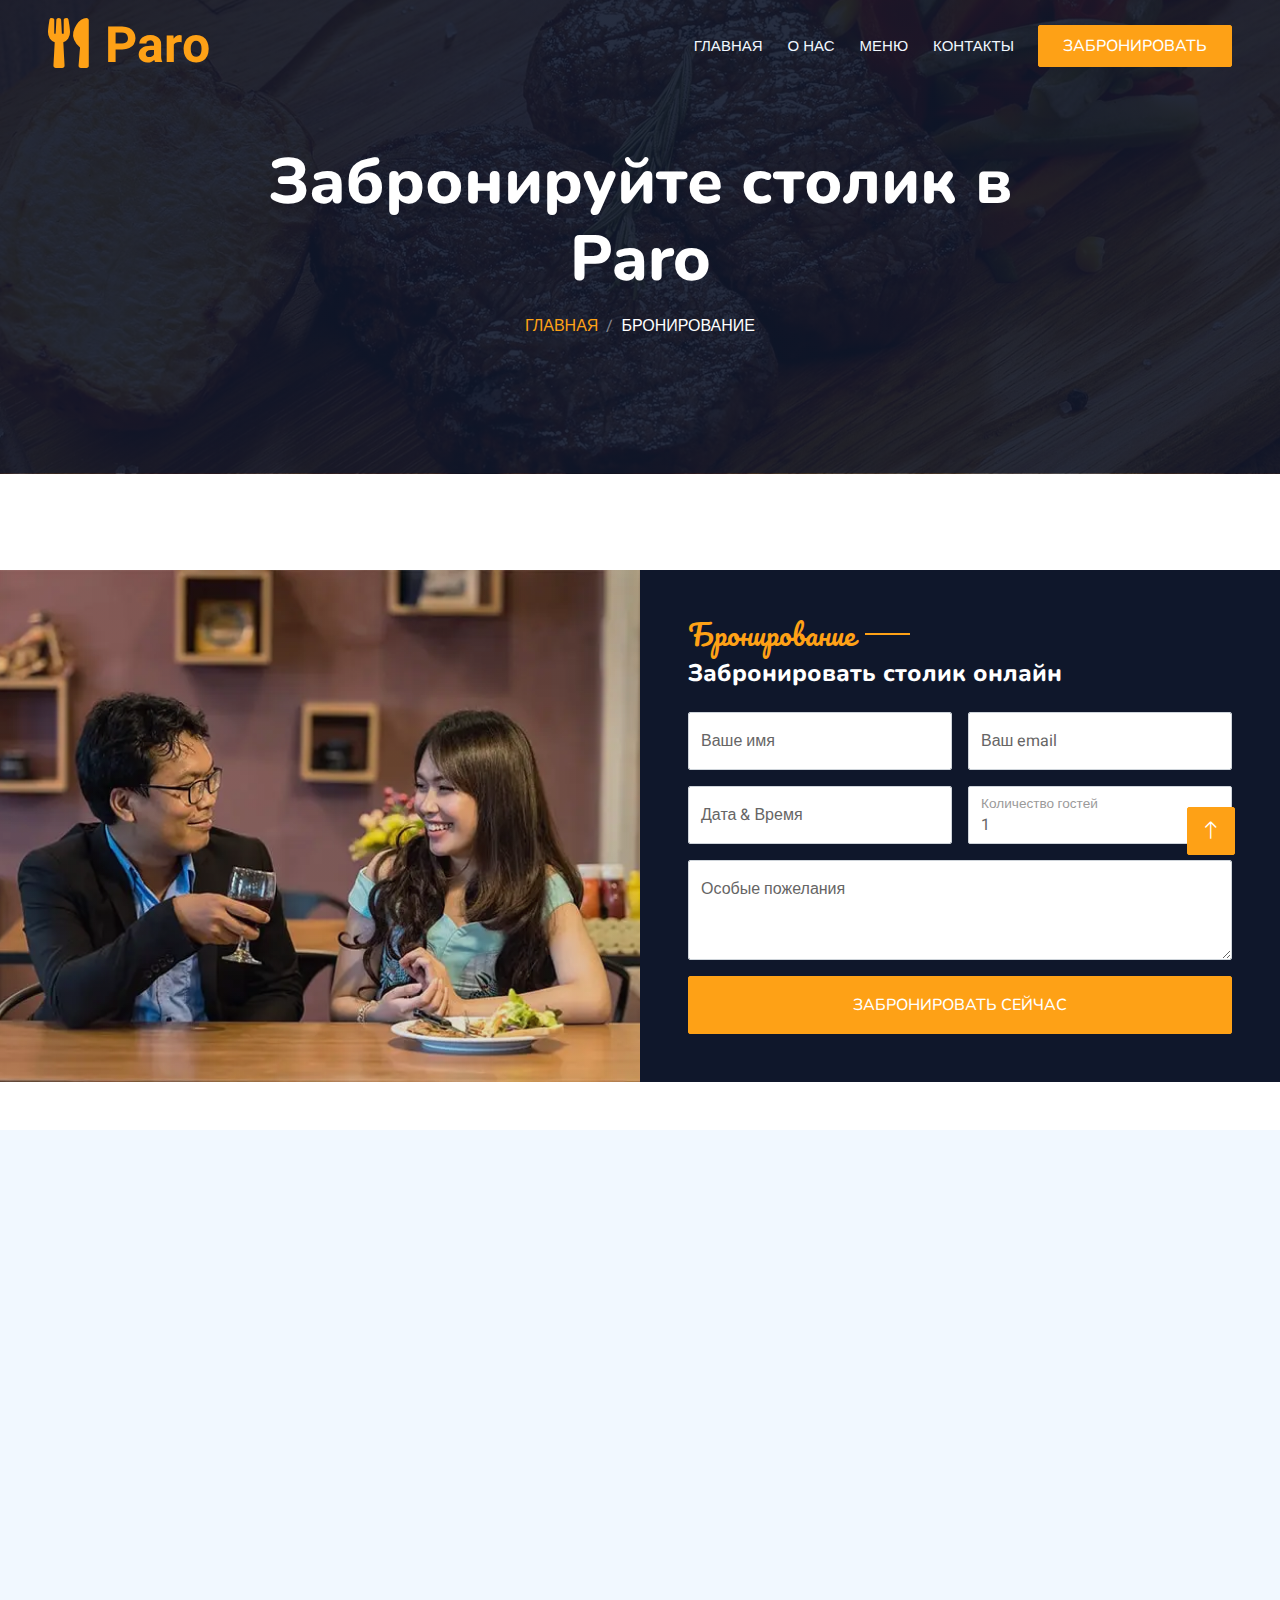
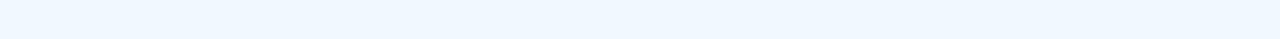
<file: booking.html>
<!DOCTYPE html>
<html lang="en">

<head>
	<meta charset="utf-8">
	<meta content="width=device-width, initial-scale=1.0" name="viewport">
	<meta content="" name="keywords">
	<meta name="description"
		content="Забронируйте столик в ресторане Paro в Бишкеке. Наслаждайтесь уютной атмосферой и вкусной кухней. Мы рады видеть вас!">

	<!-- Canonical link -->
	<link rel="canonical" href="https://seo-restaurant.vercel.app/booking.html">

	<!-- Favicon -->
	<link href="img/icon/logo-icon.svg" rel="icon">

	<!-- Google Web Fonts -->
	<link rel="preconnect" href="https://fonts.googleapis.com">
	<link rel="preconnect" href="https://fonts.gstatic.com" crossorigin>
	<link
		href="https://fonts.googleapis.com/css2?family=Heebo:wght@400;500;600&family=Nunito:wght@600;700;800&family=Pacifico&display=swap"
		rel="stylesheet">

	<!-- Icon Font Stylesheet -->
	<link href="https://cdnjs.cloudflare.com/ajax/libs/font-awesome/5.10.0/css/all.min.css" rel="stylesheet">
	<link href="https://cdn.jsdelivr.net/npm/bootstrap-icons@1.4.1/font/bootstrap-icons.css" rel="stylesheet">

	<!-- Libraries Stylesheet -->
	<link href="lib/animate/animate.min.css" rel="stylesheet">
	<link href="lib/owlcarousel/assets/owl.carousel.min.css" rel="stylesheet">
	<link href="lib/tempusdominus/css/tempusdominus-bootstrap-4.min.css" rel="stylesheet" />

	<!-- Customized Bootstrap Stylesheet -->
	<link href="css/bootstrap.min.css" rel="stylesheet">

	<!-- Template Stylesheet -->
	<link href="css/style.css" rel="stylesheet">
	<title>Бронирование - Paro | Забронируйте столик в нашем ресторане в Бишкеке</title>

</head>

<body>
	<div class="container-xxl bg-white p-0">
		<!-- Spinner Start -->
		<div id="spinner"
			class="show bg-white position-fixed translate-middle w-100 vh-100 top-50 start-50 d-flex align-items-center justify-content-center">
			<div class="spinner-border text-primary" style="width: 3rem; height: 3rem;" role="status">
				<span class="sr-only">Загрузка...</span>
			</div>
		</div>
		<!-- Spinner End -->


		<!-- Navbar & Hero Start -->
		<div class="container-xxl position-relative p-0">
			<nav class="navbar navbar-expand-lg navbar-dark bg-dark px-4 px-lg-5 py-3 py-lg-0">
				<a href="/" class="navbar-brand p-0 text-primary header-logo">
					<i class="fa fa-utensils me-3"></i>Paro
				</a>
				<button class="navbar-toggler" type="button" data-bs-toggle="collapse" data-bs-target="#navbarCollapse">
					<span class="fa fa-bars"></span>
				</button>
				<div class="collapse navbar-collapse" id="navbarCollapse">
					<div class="navbar-nav ms-auto py-0 pe-4">
						<a href="/" class="nav-item nav-link">Главная</a>
						<a href="about.html" class="nav-item nav-link">О нас</a>
						<a href="menu.html" class="nav-item nav-link">Меню</a>
						<a href="contact.html" class="nav-item nav-link">Контакты</a>
					</div>
					<a href="booking.html" class="btn btn-primary py-2 px-4">Забронировать</a>
				</div>
			</nav>

			<div class="container-xxl py-5 bg-dark hero-header mb-5">
				<div class="container text-center my-5 pt-5 pb-4">
					<h1 class="display-3 text-white mb-3 animated slideInDown">Забронируйте столик в <br>Paro</h1>
					<nav aria-label="breadcrumb">
						<ol class="breadcrumb justify-content-center text-uppercase">
							<li class="breadcrumb-item"><a href="/">Главная</a></li>
							<li class="breadcrumb-item text-white active" aria-current="page">Бронирование</li>
						</ol>
					</nav>
				</div>
			</div>
		</div>
		<!-- Navbar & Hero End -->


		<!-- Reservation Start -->
		<div class="container-xxl py-5 px-0 wow fadeInUp" data-wow-delay="0.1s">
			<div class="row g-0">
				<div class="col-md-6">
					<div class="video"> </div>
				</div>
				<div class="col-md-6 bg-dark d-flex align-items-center">
					<div class="p-5 wow fadeInUp" data-wow-delay="0.2s">
						<h3 class="section-title ff-secondary text-start text-primary fw-normal">Бронирование</h3>
						<h4 class="text-white mb-4">Забронировать столик онлайн</h4>
						<form>
							<div class="row g-3">
								<div class="col-md-6">
									<div class="form-floating">
										<input type="text" class="form-control" id="name" placeholder="Your Name">
										<label for="name">Ваше имя</label>
									</div>
								</div>
								<div class="col-md-6">
									<div class="form-floating">
										<input type="email" class="form-control" id="email" placeholder="Your Email">
										<label for="email">Ваш email</label>
									</div>
								</div>
								<div class="col-md-6">
									<div class="form-floating date" id="date3" data-target-input="nearest">
										<input type="text" class="form-control datetimepicker-input" id="datetime"
											placeholder="Date & Time" data-target="#date3"
											data-toggle="datetimepicker" />
										<label for="datetime">Дата & Время</label>
									</div>
								</div>
								<div class="col-md-6">
									<div class="form-floating">
										<select class="form-select" id="select1">
											<option value="1">1</option>
											<option value="2">2</option>
											<option value="3">3</option>
											<option value="4">4</option>
										</select>
										<label for="select1">Количество гостей</label>
									</div>
								</div>
								<div class="col-12">
									<div class="form-floating">
										<textarea class="form-control" placeholder="Special Request" id="message"
											style="height: 100px"></textarea>
										<label for="message">Особые пожелания</label>
									</div>
								</div>
								<div class="col-12">
									<button class="btn btn-primary w-100 py-3" type="submit">Забронировать
										сейчас</button>
								</div>
							</div>
						</form>
					</div>
				</div>
			</div>
		</div>
	</div>
	<!-- Reservation Start -->


	<!-- Footer Start -->
	<footer class="container-fluid bg-dark text-light footer pt-5 mt-5 wow fadeIn" data-wow-delay="0.1s">
		<div class="container py-5">
			<div class="row g-5 d-flex justify-content-center">
				<div class="col-lg-3 col-md-6">
					<h3 class="section-title ff-secondary text-start text-primary fw-normal mb-4">Контакты</h3>
					<p class="mb-2"><i class="fa fa-map-marker-alt me-3"></i>Анкара 1/8 | Bishkek/Kyrgyzstan</p>
					<p class="mb-2"><i class="fa fa-phone-alt me-3"></i>+996 555 055 550</p>
					<p class="mb-2"><i class="fa fa-envelope me-3"></i>paro.restaurant@gmail.com</p>
					<div class="d-flex pt-2">
						<a class="btn btn-outline-light btn-social" href=""><i class="fab fa-twitter"></i></a>
						<a class="btn btn-outline-light btn-social" href=""><i class="fab fa-facebook-f"></i></a>
						<a class="btn btn-outline-light btn-social" href=""><i class="fab fa-youtube"></i></a>
						<a class="btn btn-outline-light btn-social" href=""><i class="fab fa-linkedin-in"></i></a>
					</div>
				</div>
				<div class="col-lg-3 col-md-6">
					<h3 class="section-title ff-secondary text-start text-primary fw-normal mb-4">График работы
					</h3>
					<h5 class="text-light fw-normal">Понедельник - Суббота</h5>
					<p>09:00 - 22:00</p>
					<h5 class="text-light fw-normal">Воскресенье</h5>
					<p>10:00 - 20:00</p>
				</div>
				<div class="col-lg-3 col-md-6">
					<h3 class="section-title ff-secondary text-start text-primary fw-normal mb-4">Новости
					</h3>
					<p>Подпишитесь для получения новостей нашего ресторана</p>
					<div class="position-relative mx-auto" style="max-width: 400px;">
						<input class="form-control border-primary w-100 py-3 ps-4 pe-5" type="text"
							placeholder="Ваш email">
						<button type="button"
							class="btn btn-primary py-2 position-absolute top-0 end-0 mt-2 me-2">Подписаться</button>
					</div>
				</div>
			</div>
		</div>
		<div class="container">
			<div class="copyright text-center">
				<i class="fa fa-utensils me-2"></i>Paro <br>
				&copy; Все права защищены.
			</div>
		</div>
	</footer>
	<!-- Footer End -->


	<!-- Back to Top -->
	<a href="booking.html" class="btn btn-lg btn-primary btn-lg-square back-to-top"><i class="bi bi-arrow-up"></i></a>
	</div>

	<!-- JavaScript Libraries -->
	<script src="https://code.jquery.com/jquery-3.4.1.min.js"></script>
	<script src="https://cdn.jsdelivr.net/npm/bootstrap@5.0.0/dist/js/bootstrap.bundle.min.js"></script>
	<script src="lib/wow/wow.min.js"></script>
	<script src="lib/easing/easing.min.js"></script>
	<script src="lib/waypoints/waypoints.min.js"></script>
	<script src="lib/counterup/counterup.min.js"></script>
	<script src="lib/owlcarousel/owl.carousel.min.js"></script>
	<script src="lib/tempusdominus/js/moment.min.js"></script>
	<script src="lib/tempusdominus/js/moment-timezone.min.js"></script>
	<script src="lib/tempusdominus/js/tempusdominus-bootstrap-4.min.js"></script>

	<!-- Template Javascript -->
	<script src="js/main.js"></script>
</body>

</html>
</file>
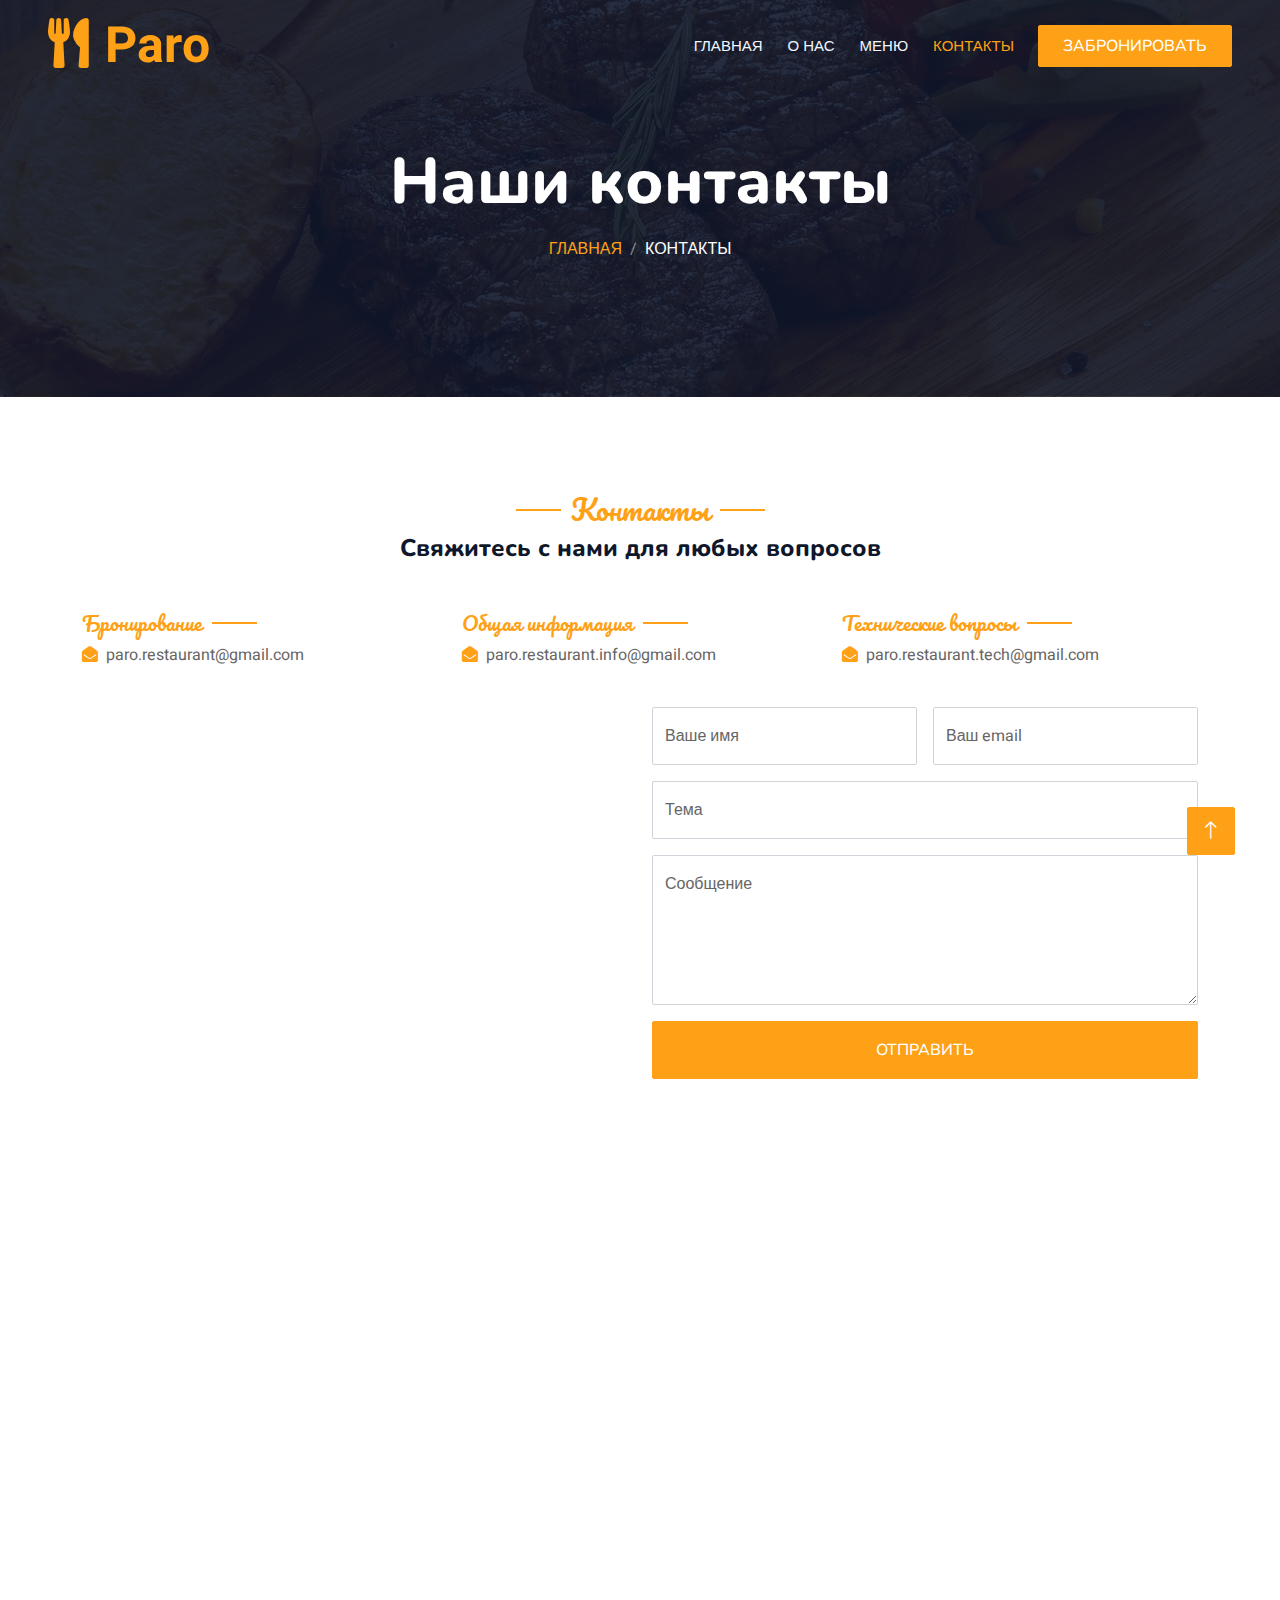
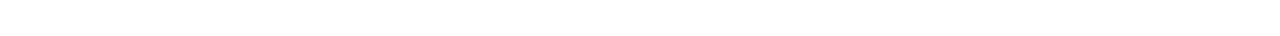
<file: contact.html>
<!DOCTYPE html>
<html lang="en">

<head>
	<meta charset="utf-8">
	<meta content="width=device-width, initial-scale=1.0" name="viewport">
	<meta content="" name="keywords">
	<meta name="description"
		content="Контакты ресторана Paro в Бишкеке. Адрес, телефон, электронная почта. Свяжитесь с нами для бронирования столика или получения дополнительной информации.">

	<!-- Canonical link -->
	<link rel="canonical" href="https://seo-restaurant.vercel.app/contact.html">

	<!-- Favicon -->
	<link href="img/icon/logo-icon.svg" rel="icon">

	<!-- Google Web Fonts -->
	<link rel="preconnect" href="https://fonts.googleapis.com">
	<link rel="preconnect" href="https://fonts.gstatic.com" crossorigin>
	<link
		href="https://fonts.googleapis.com/css2?family=Heebo:wght@400;500;600&family=Nunito:wght@600;700;800&family=Pacifico&display=swap"
		rel="stylesheet">

	<!-- Icon Font Stylesheet -->
	<link href="https://cdnjs.cloudflare.com/ajax/libs/font-awesome/5.10.0/css/all.min.css" rel="stylesheet">
	<link href="https://cdn.jsdelivr.net/npm/bootstrap-icons@1.4.1/font/bootstrap-icons.css" rel="stylesheet">

	<!-- Libraries Stylesheet -->
	<link href="lib/animate/animate.min.css" rel="stylesheet">
	<link href="lib/owlcarousel/assets/owl.carousel.min.css" rel="stylesheet">
	<link href="lib/tempusdominus/css/tempusdominus-bootstrap-4.min.css" rel="stylesheet" />

	<!-- Customized Bootstrap Stylesheet -->
	<link href="css/bootstrap.min.css" rel="stylesheet">

	<!-- Template Stylesheet -->
	<link href="css/style.css" rel="stylesheet">
	<title>Контакты - Paro | Свяжитесь с нами в Бишкеке</title>

</head>

<body>
	<div class="container-xxl bg-white p-0">
		<!-- Spinner Start -->
		<div id="spinner"
			class="show bg-white position-fixed translate-middle w-100 vh-100 top-50 start-50 d-flex align-items-center justify-content-center">
			<div class="spinner-border text-primary" style="width: 3rem; height: 3rem;" role="status">
				<span class="sr-only">Loading...</span>
			</div>
		</div>
		<!-- Spinner End -->


		<!-- Navbar & Hero Start -->
		<div class="container-xxl position-relative p-0">
			<nav class="navbar navbar-expand-lg navbar-dark bg-dark px-4 px-lg-5 py-3 py-lg-0">
				<a href="/" class="navbar-brand p-0 text-primary header-logo">
					<i class="fa fa-utensils me-3"></i>Paro
				</a>
				<button class="navbar-toggler" type="button" data-bs-toggle="collapse" data-bs-target="#navbarCollapse">
					<span class="fa fa-bars"></span>
				</button>
				<div class="collapse navbar-collapse" id="navbarCollapse">
					<div class="navbar-nav ms-auto py-0 pe-4">
						<a href="/" class="nav-item nav-link">Главная</a>
						<a href="about.html" class="nav-item nav-link">О нас</a>
						<a href="menu.html" class="nav-item nav-link">Меню</a>
						<a href="contact.html" class="nav-item nav-link active">Контакты</a>
					</div>
					<a href="booking.html" class="btn btn-primary py-2 px-4">Забронировать</a>
				</div>
			</nav>

			<div class="container-xxl py-5 bg-dark hero-header mb-5">
				<div class="container text-center my-5 pt-5 pb-4">
					<h1 class="display-3 text-white mb-3 animated slideInDown">Наши контакты</h1>
					<nav aria-label="breadcrumb">
						<ol class="breadcrumb justify-content-center text-uppercase">
							<li class="breadcrumb-item"><a href="/">Главная</a></li>
							<li class="breadcrumb-item text-white active" aria-current="page">Контакты</li>
						</ol>
					</nav>
				</div>
			</div>
		</div>
		<!-- Navbar & Hero End -->


		<!-- Contact Start -->
		<div class="container-xxl py-5">
			<div class="container">
				<div class="text-center wow fadeInUp" data-wow-delay="0.1s">
					<h3 class="section-title ff-secondary text-center text-primary fw-normal">Контакты</h3>
					<h4 class="mb-5">Свяжитесь с нами для любых вопросов</h4>
				</div>
				<div class="row g-4">
					<div class="col-12">
						<div class="row gy-4">
							<div class="col-md-4">
								<h5 class="section-title ff-secondary fw-normal text-start text-primary">Бронирование
								</h5>
								<p><i class="fa fa-envelope-open text-primary me-2"></i>paro.restaurant@gmail.com</p>
							</div>
							<div class="col-md-4">
								<h5 class="section-title ff-secondary fw-normal text-start text-primary">Общая
									информация</h5>
								<p><i class="fa fa-envelope-open text-primary me-2"></i>paro.restaurant.info@gmail.com
								</p>
							</div>
							<div class="col-md-4">
								<h5 class="section-title ff-secondary fw-normal text-start text-primary">Технические
									вопросы</h5>
								<p><i class="fa fa-envelope-open text-primary me-2"></i>paro.restaurant.tech@gmail.com
								</p>
							</div>
						</div>
					</div>
					<div class="col-md-6 wow fadeIn" data-wow-delay="0.1s">
						<iframe class="position-relative rounded w-100 h-100"
							src="https://www.google.com/maps/embed?pb=!1m18!1m12!1m3!1d60191.79711170505!2d74.54896319005214!3d42.87462126000001!2m3!1f0!2f0!3f0!3m2!1i1024!2i768!4f13.1!3m3!1m2!1s0x389f2f2f7e6a3cb3%3A0xcafeae4f79c88c78!2sBishkek%2C%20Kyrgyzstan!5e0!3m2!1sen!2sus!4v1636611382032!5m2!1sen!2sus"
							frameborder="0" style="min-height: 350px; border:0;" allowfullscreen="" aria-hidden="false"
							tabindex="0">
						</iframe>
					</div>
					<div class="col-md-6">
						<div class="wow fadeInUp" data-wow-delay="0.2s">
							<form>
								<div class="row g-3">
									<div class="col-md-6">
										<div class="form-floating">
											<input type="text" class="form-control" id="name" placeholder="Your Name">
											<label for="name">Ваше имя</label>
										</div>
									</div>
									<div class="col-md-6">
										<div class="form-floating">
											<input type="email" class="form-control" id="email"
												placeholder="Your Email">
											<label for="email">Ваш email</label>
										</div>
									</div>
									<div class="col-12">
										<div class="form-floating">
											<input type="text" class="form-control" id="subject" placeholder="Subject">
											<label for="subject">Тема</label>
										</div>
									</div>
									<div class="col-12">
										<div class="form-floating">
											<textarea class="form-control" placeholder="Leave a message here"
												id="message" style="height: 150px"></textarea>
											<label for="message">Сообщение</label>
										</div>
									</div>
									<div class="col-12">
										<button class="btn btn-primary w-100 py-3" type="submit">Отправить</button>
									</div>
								</div>
							</form>
						</div>
					</div>
				</div>
			</div>
		</div>
		<!-- Contact End -->


		<!-- Footer Start -->
		<footer class="container-fluid bg-dark text-light footer pt-5 mt-5 wow fadeIn" data-wow-delay="0.1s">
			<div class="container py-5">
				<div class="row g-5 d-flex justify-content-center">
					<div class="col-lg-3 col-md-6">
						<h3 class="section-title ff-secondary text-start text-primary fw-normal mb-4">Контакты</h3>
						<p class="mb-2"><i class="fa fa-map-marker-alt me-3"></i>Анкара 1/8 | Bishkek/Kyrgyzstan</p>
						<p class="mb-2"><i class="fa fa-phone-alt me-3"></i>+996 555 055 550</p>
						<p class="mb-2"><i class="fa fa-envelope me-3"></i>paro.restaurant@gmail.com</p>
						<div class="d-flex pt-2">
							<a class="btn btn-outline-light btn-social" href=""><i class="fab fa-twitter"></i></a>
							<a class="btn btn-outline-light btn-social" href=""><i class="fab fa-facebook-f"></i></a>
							<a class="btn btn-outline-light btn-social" href=""><i class="fab fa-youtube"></i></a>
							<a class="btn btn-outline-light btn-social" href=""><i class="fab fa-linkedin-in"></i></a>
						</div>
					</div>
					<div class="col-lg-3 col-md-6">
						<h3 class="section-title ff-secondary text-start text-primary fw-normal mb-4">График работы
						</h3>
						<h5 class="text-light fw-normal">Понедельник - Суббота</h5>
						<p>09:00 - 22:00</p>
						<h5 class="text-light fw-normal">Воскресенье</h5>
						<p>10:00 - 20:00</p>
					</div>
					<div class="col-lg-3 col-md-6">
						<h3 class="section-title ff-secondary text-start text-primary fw-normal mb-4">Новости
						</h3>
						<p>Подпишитесь для получения новостей нашего ресторана</p>
						<div class="position-relative mx-auto" style="max-width: 400px;">
							<input class="form-control border-primary w-100 py-3 ps-4 pe-5" type="text"
								placeholder="Ваш email">
							<button type="button"
								class="btn btn-primary py-2 position-absolute top-0 end-0 mt-2 me-2">Подписаться</button>
						</div>
					</div>
				</div>
			</div>
			<div class="container">
				<div class="copyright text-center">
					<i class="fa fa-utensils me-2"></i>Paro <br>
					&copy; Все права защищены.
				</div>
			</div>
		</footer>
		<!-- Footer End -->


		<!-- Back to Top -->
		<a href="contact.html" class="btn btn-lg btn-primary btn-lg-square back-to-top"><i
				class="bi bi-arrow-up"></i></a>
	</div>

	<!-- JavaScript Libraries -->
	<script src="https://code.jquery.com/jquery-3.4.1.min.js"></script>
	<script src="https://cdn.jsdelivr.net/npm/bootstrap@5.0.0/dist/js/bootstrap.bundle.min.js"></script>
	<script src="lib/wow/wow.min.js"></script>
	<script src="lib/easing/easing.min.js"></script>
	<script src="lib/waypoints/waypoints.min.js"></script>
	<script src="lib/counterup/counterup.min.js"></script>
	<script src="lib/owlcarousel/owl.carousel.min.js"></script>
	<script src="lib/tempusdominus/js/moment.min.js"></script>
	<script src="lib/tempusdominus/js/moment-timezone.min.js"></script>
	<script src="lib/tempusdominus/js/tempusdominus-bootstrap-4.min.js"></script>

	<!-- Template Javascript -->
	<script src="js/main.js"></script>
</body>

</html>
</file>
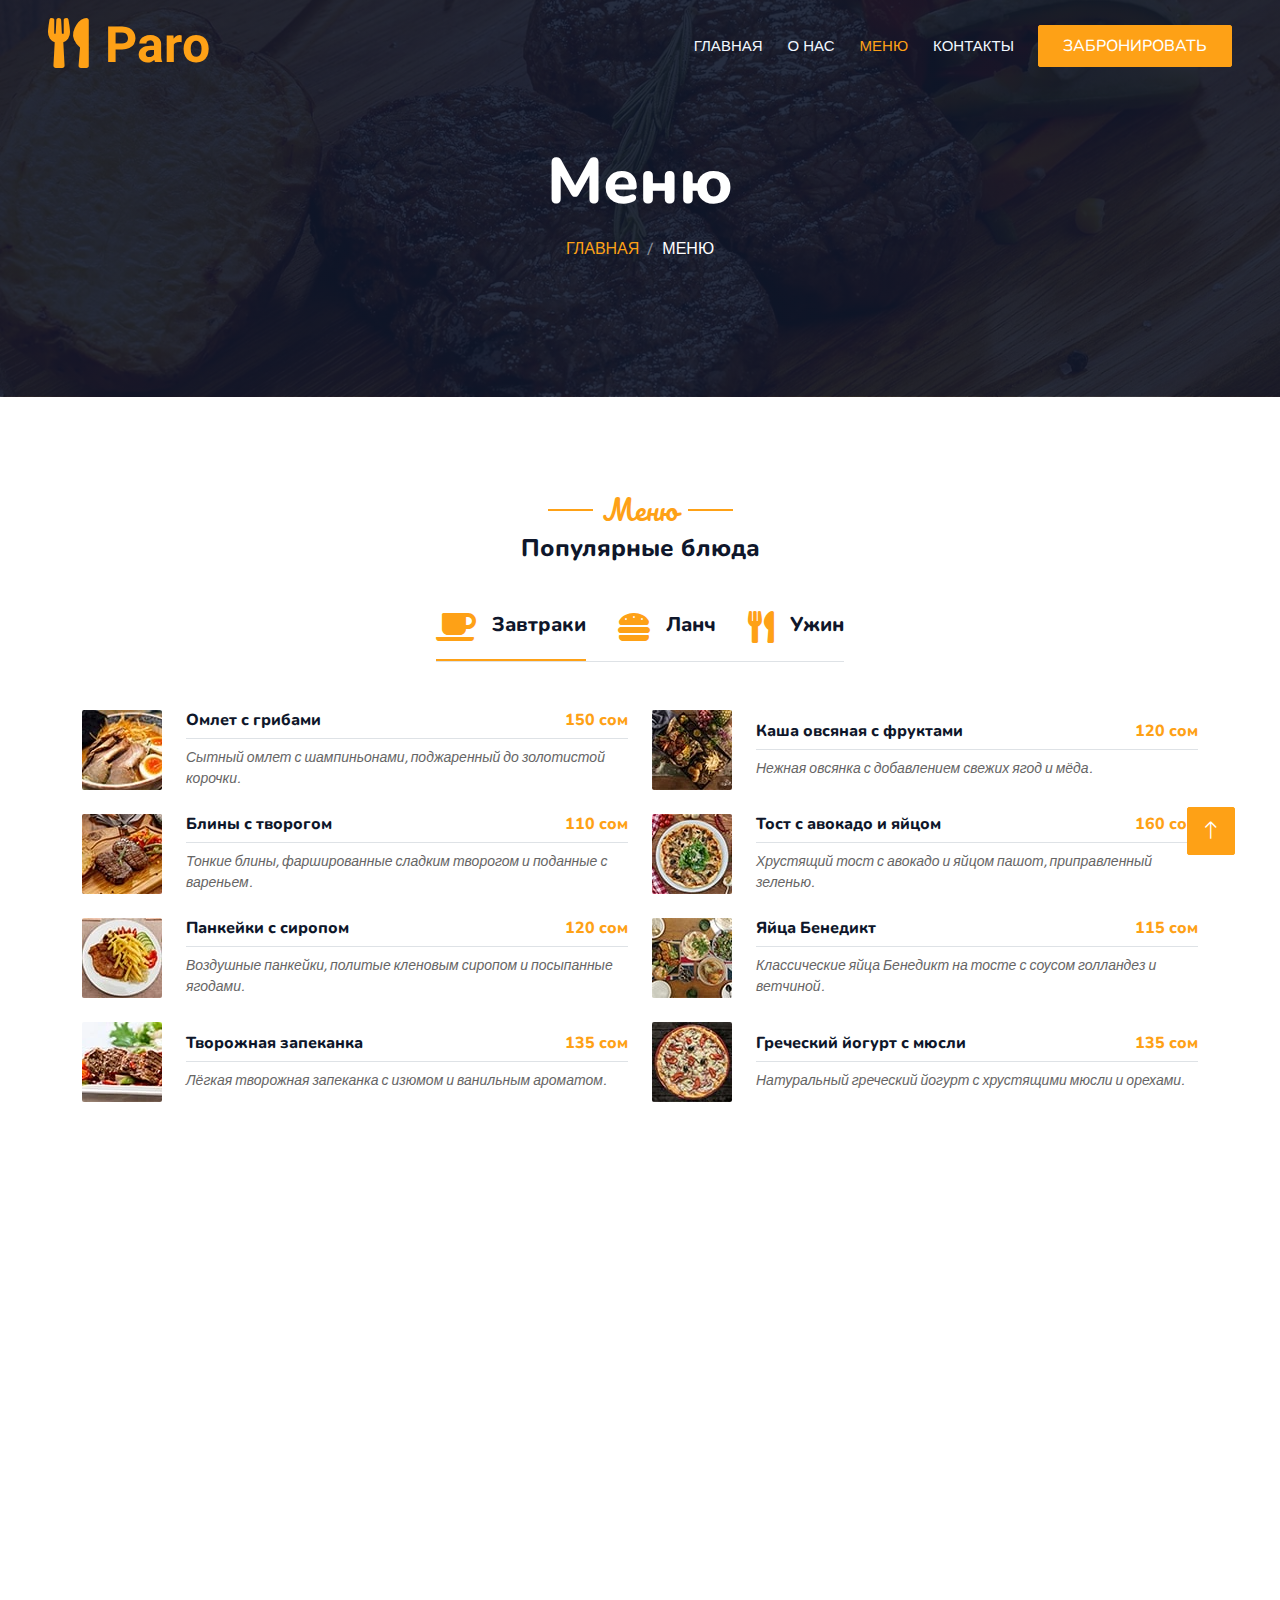
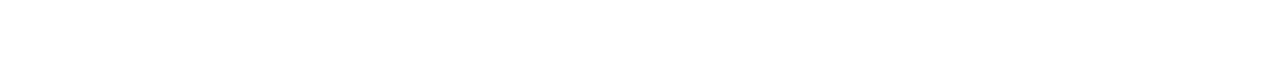
<file: menu.html>
<!DOCTYPE html>
<html lang="en">

<head>
	<meta charset="utf-8">
	<meta content="width=device-width, initial-scale=1.0" name="viewport">
	<meta content="" name="keywords">
	<meta name="description"
		content="Ознакомьтесь с меню ресторана Paro в Бишкеке. У нас большой выбор блюд на любой вкус: завтраки, ланчи, ужины. Попробуйте лучшие блюда от наших мастеров-шефов!">

	<!-- Canonical link -->
	<link rel="canonical" href="https://seo-restaurant.vercel.app/menu.html">

	<!-- Favicon -->
	<link href="img/icon/logo-icon.svg" rel="icon">

	<!-- Google Web Fonts -->
	<link rel="preconnect" href="https://fonts.googleapis.com">
	<link rel="preconnect" href="https://fonts.gstatic.com" crossorigin>
	<link
		href="https://fonts.googleapis.com/css2?family=Heebo:wght@400;500;600&family=Nunito:wght@600;700;800&family=Pacifico&display=swap"
		rel="stylesheet">

	<!-- Icon Font Stylesheet -->
	<link href="https://cdnjs.cloudflare.com/ajax/libs/font-awesome/5.10.0/css/all.min.css" rel="stylesheet">
	<link href="https://cdn.jsdelivr.net/npm/bootstrap-icons@1.4.1/font/bootstrap-icons.css" rel="stylesheet">

	<!-- Libraries Stylesheet -->
	<link href="lib/animate/animate.min.css" rel="stylesheet">
	<link href="lib/owlcarousel/assets/owl.carousel.min.css" rel="stylesheet">
	<link href="lib/tempusdominus/css/tempusdominus-bootstrap-4.min.css" rel="stylesheet" />

	<!-- Customized Bootstrap Stylesheet -->
	<link href="css/bootstrap.min.css" rel="stylesheet">

	<!-- Template Stylesheet -->
	<link href="css/style.css" rel="stylesheet">

	<title>Меню - Paro | Вкусные блюда на любой вкус в Бишкеке</title>
</head>

<body>
	<div class="container-xxl bg-white p-0">
		<!-- Spinner Start -->
		<div id="spinner"
			class="show bg-white position-fixed translate-middle w-100 vh-100 top-50 start-50 d-flex align-items-center justify-content-center">
			<div class="spinner-border text-primary" style="width: 3rem; height: 3rem;" role="status">
				<span class="sr-only">Загрузка...</span>
			</div>
		</div>
		<!-- Spinner End -->


		<!-- Navbar & Hero Start -->
		<div class="container-xxl position-relative p-0">
			<nav class="navbar navbar-expand-lg navbar-dark bg-dark px-4 px-lg-5 py-3 py-lg-0">
				<a href="/" class="navbar-brand p-0 text-primary header-logo">
					<i class="fa fa-utensils me-3"></i>Paro
				</a>
				<button class="navbar-toggler" type="button" data-bs-toggle="collapse" data-bs-target="#navbarCollapse">
					<span class="fa fa-bars"></span>
				</button>
				<div class="collapse navbar-collapse" id="navbarCollapse">
					<div class="navbar-nav ms-auto py-0 pe-4">
						<a href="/" class="nav-item nav-link">Главная</a>
						<a href="about.html" class="nav-item nav-link">О нас</a>
						<a href="menu.html" class="nav-item nav-link active">Меню</a>
						<a href="contact.html" class="nav-item nav-link">Контакты</a>
					</div>
					<a href="booking.html" class="btn btn-primary py-2 px-4">Забронировать</a>
				</div>
			</nav>

			<div class="container-xxl py-5 bg-dark hero-header mb-5">
				<div class="container text-center my-5 pt-5 pb-4">
					<h1 class="display-3 text-white mb-3 animated slideInDown">Меню</h1>
					<nav aria-label="breadcrumb">
						<ol class="breadcrumb justify-content-center text-uppercase">
							<li class="breadcrumb-item"><a href="/">Главная</a></li>
							<li class="breadcrumb-item text-white active" aria-current="page">Меню</li>
						</ol>
					</nav>
				</div>
			</div>
		</div>
		<!-- Navbar & Hero End -->


		<!-- Menu Start -->
		<div class="container-xxl py-5">
			<div class="container">
				<div class="text-center wow fadeInUp" data-wow-delay="0.1s">
					<h3 class="section-title ff-secondary text-center text-primary fw-normal">Меню</h3>
					<h4 class="mb-5">Популярные блюда</h4>
				</div>
				<div class="tab-class text-center wow fadeInUp" data-wow-delay="0.1s">
					<ul class="nav nav-pills d-inline-flex justify-content-center border-bottom mb-5">
						<li class="nav-item">
							<a class="d-flex align-items-center text-start mx-3 ms-0 pb-3 active" data-bs-toggle="pill"
								href="#tab-1">
								<i class="fa fa-coffee fa-2x text-primary"></i>
								<div class="ps-3">
									<h5 class="mt-n1 mb-0">Завтраки</h5>
								</div>
							</a>
						</li>
						<li class="nav-item">
							<a class="d-flex align-items-center text-start mx-3 pb-3" data-bs-toggle="pill"
								href="#tab-2">
								<i class="fa fa-hamburger fa-2x text-primary"></i>
								<div class="ps-3">
									<h5 class="mt-n1 mb-0">Ланч</h5>
								</div>
							</a>
						</li>
						<li class="nav-item">
							<a class="d-flex align-items-center text-start mx-3 me-0 pb-3" data-bs-toggle="pill"
								href="#tab-3">
								<i class="fa fa-utensils fa-2x text-primary"></i>
								<div class="ps-3">
									<h5 class="mt-n1 mb-0">Ужин</h5>
								</div>
							</a>
						</li>
					</ul>
					<div class="tab-content">
						<div id="tab-1" class="tab-pane fade show p-0 active">
							<div class="row g-4">
								<div class="col-lg-6">
									<div class="d-flex align-items-center">
										<img class="flex-shrink-0 img-fluid rounded" src="img/menu-2.webp" alt=""
											style="width: 80px;">
										<div class="w-100 d-flex flex-column text-start ps-4">
											<h6 class="d-flex justify-content-between border-bottom pb-2">
												<span>Омлет с грибами</span>
												<span class="text-primary">150 сом</span>
											</h6>
											<small class="fst-italic">Сытный омлет с шампиньонами, поджаренный до
												золотистой корочки.</small>
										</div>
									</div>
								</div>
								<div class="col-lg-6">
									<div class="d-flex align-items-center">
										<img class="flex-shrink-0 img-fluid rounded" src="img/menu-1.webp" alt=""
											style="width: 80px;">
										<div class="w-100 d-flex flex-column text-start ps-4">
											<h6 class="d-flex justify-content-between border-bottom pb-2">
												<span>Каша овсяная с фруктами</span>
												<span class="text-primary">120 сом</span>
											</h6>
											<small class="fst-italic">Нежная овсянка с добавлением свежих ягод и
												мёда.</small>
										</div>
									</div>
								</div>
								<div class="col-lg-6">
									<div class="d-flex align-items-center">
										<img class="flex-shrink-0 img-fluid rounded" src="img/menu-4.webp" alt=""
											style="width: 80px;">
										<div class="w-100 d-flex flex-column text-start ps-4">
											<h6 class="d-flex justify-content-between border-bottom pb-2">
												<span>Блины с творогом</span>
												<span class="text-primary">110 сом</span>
											</h6>
											<small class="fst-italic">Тонкие блины, фаршированные сладким творогом и
												поданные с вареньем.
											</small>
										</div>
									</div>
								</div>
								<div class="col-lg-6">
									<div class="d-flex align-items-center">
										<img class="flex-shrink-0 img-fluid rounded" src="img/menu-3.webp" alt=""
											style="width: 80px;">
										<div class="w-100 d-flex flex-column text-start ps-4">
											<h6 class="d-flex justify-content-between border-bottom pb-2">
												<span>Тост с авокадо и яйцом
												</span>
												<span class="text-primary">160 сом</span>
											</h6>
											<small class="fst-italic">Хрустящий тост с авокадо и яйцом пашот,
												приправленный зеленью.
											</small>
										</div>
									</div>
								</div>
								<div class="col-lg-6">
									<div class="d-flex align-items-center">
										<img class="flex-shrink-0 img-fluid rounded" src="img/menu-6.webp" alt=""
											style="width: 80px;">
										<div class="w-100 d-flex flex-column text-start ps-4">
											<h6 class="d-flex justify-content-between border-bottom pb-2">
												<span>Панкейки с сиропом
												</span>
												<span class="text-primary">120 сом</span>
											</h6>
											<small class="fst-italic">Воздушные панкейки, политые кленовым сиропом и
												посыпанные ягодами.</small>
										</div>
									</div>
								</div>
								<div class="col-lg-6">
									<div class="d-flex align-items-center">
										<img class="flex-shrink-0 img-fluid rounded" src="img/menu-5.webp" alt=""
											style="width: 80px;">
										<div class="w-100 d-flex flex-column text-start ps-4">
											<h6 class="d-flex justify-content-between border-bottom pb-2">
												<span>Яйца Бенедикт</span>
												<span class="text-primary">115 сом</span>
											</h6>
											<small class="fst-italic">Классические яйца Бенедикт на тосте с соусом
												голландез и ветчиной.</small>
										</div>
									</div>
								</div>
								<div class="col-lg-6">
									<div class="d-flex align-items-center">
										<img class="flex-shrink-0 img-fluid rounded" src="img/menu-8.webp" alt=""
											style="width: 80px;">
										<div class="w-100 d-flex flex-column text-start ps-4">
											<h6 class="d-flex justify-content-between border-bottom pb-2">
												<span>Творожная запеканка
												</span>
												<span class="text-primary">135 сом</span>
											</h6>
											<small class="fst-italic">Лёгкая творожная запеканка с изюмом и
												ванильным ароматом.
											</small>
										</div>
									</div>
								</div>
								<div class="col-lg-6">
									<div class="d-flex align-items-center">
										<img class="flex-shrink-0 img-fluid rounded" src="img/menu-7.webp" alt=""
											style="width: 80px;">
										<div class="w-100 d-flex flex-column text-start ps-4">
											<h6 class="d-flex justify-content-between border-bottom pb-2">
												<span>Греческий йогурт с мюсли
												</span>
												<span class="text-primary">135 сом</span>
											</h6>
											<small class="fst-italic">Натуральный греческий йогурт с хрустящими
												мюсли и орехами.
											</small>
										</div>
									</div>
								</div>
							</div>
						</div>
						<div id="tab-2" class="tab-pane fade show p-0">
							<div class="row g-4">
								<div class="col-lg-6">
									<div class="d-flex align-items-center">
										<img class="flex-shrink-0 img-fluid rounded" src="img/menu-1.webp" alt=""
											style="width: 80px;">
										<div class="w-100 d-flex flex-column text-start ps-4">
											<h6 class="d-flex justify-content-between border-bottom pb-2">
												<span>Салат Цезарь с курицей
												</span>
												<span class="text-primary">235 сом</span>
											</h6>
											<small class="fst-italic">Лёгкий салат с хрустящими листьями салата,
												куриным филе и соусом цезарь</small>
										</div>
									</div>
								</div>
								<div class="col-lg-6">
									<div class="d-flex align-items-center">
										<img class="flex-shrink-0 img-fluid rounded" src="img/menu-2.webp" alt=""
											style="width: 80px;">
										<div class="w-100 d-flex flex-column text-start ps-4">
											<h6 class="d-flex justify-content-between border-bottom pb-2">
												<span>Куриный суп с вермишелью
												</span>
												<span class="text-primary">245 сом</span>
											</h6>
											<small class="fst-italic">Ароматный куриный бульон с домашней вермишелью
												и зеленью.
											</small>
										</div>
									</div>
								</div>
								<div class="col-lg-6">
									<div class="d-flex align-items-center">
										<img class="flex-shrink-0 img-fluid rounded" src="img/menu-3.webp" alt=""
											style="width: 80px;">
										<div class="w-100 d-flex flex-column text-start ps-4">
											<h6 class="d-flex justify-content-between border-bottom pb-2">
												<span>Сэндвич с ростбифом
												</span>
												<span class="text-primary">215 сом</span>
											</h6>
											<small class="fst-italic">Хрустящий сэндвич с ростбифом, рукколой и
												горчичным соусом.
											</small>
										</div>
									</div>
								</div>
								<div class="col-lg-6">
									<div class="d-flex align-items-center">
										<img class="flex-shrink-0 img-fluid rounded" .webp.webp.webp.webp
											src="img/menu-4.webp" alt="" style="width: 80px;">
										<div class="w-100 d-flex flex-column text-start ps-4">
											<h6 class="d-flex justify-content-between border-bottom pb-2">
												<span>Картофель фри с трюфельным маслом
												</span>
												<span class="text-primary">200 сом</span>
											</h6>
											<small class="fst-italic">Золотистый картофель фри с ароматом трюфеля и
												пармезаном.
											</small>
										</div>
									</div>
								</div>
								<div class="col-lg-6">
									<div class="d-flex align-items-center">
										<img class="flex-shrink-0 img-fluid rounded" src="img/menu-5.webp" alt=""
											style="width: 80px;">
										<div class="w-100 d-flex flex-column text-start ps-4">
											<h6 class="d-flex justify-content-between border-bottom pb-2">
												<span>Паста Карбонара
												</span>
												<span class="text-primary">290 сом</span>
											</h6>
											<small class="fst-italic">Итальянская паста с беконом, пармезаном и
												сливочным соусом.
											</small>
										</div>
									</div>
								</div>
								<div class="col-lg-6">
									<div class="d-flex align-items-center">
										<img class="flex-shrink-0 img-fluid rounded" src="img/menu-6.webp" alt=""
											style="width: 80px;">
										<div class="w-100 d-flex flex-column text-start ps-4">
											<h6 class="d-flex justify-content-between border-bottom pb-2">
												<span>Кесадилья с курицей
												</span>
												<span class="text-primary">250 сом</span>
											</h6>
											<small class="fst-italic">Тёплая кесадилья с курицей, сыром и пикантным
												соусом.
											</small>
										</div>
									</div>
								</div>
								<div class="col-lg-6">
									<div class="d-flex align-items-center">
										<img class="flex-shrink-0 img-fluid rounded" src="img/menu-7.webp" alt=""
											style="width: 80px;">
										<div class="w-100 d-flex flex-column text-start ps-4">
											<h6 class="d-flex justify-content-between border-bottom pb-2">
												<span>Ризотто с грибами
												</span>
												<span class="text-primary">260 сом</span>
											</h6>
											<small class="fst-italic">Кремовое ризотто с белыми грибами и
												пармезаном.
											</small>
										</div>
									</div>
								</div>
								<div class="col-lg-6">
									<div class="d-flex align-items-center">
										<img class="flex-shrink-0 img-fluid rounded" src="img/menu-8.webp" alt=""
											style="width: 80px;">
										<div class="w-100 d-flex flex-column text-start ps-4">
											<h6 class="d-flex justify-content-between border-bottom pb-2">
												<span>Фалафель с хумусом
												</span>
												<span class="text-primary">270 сом</span>
											</h6>
											<small class="fst-italic">Вегетарианский фалафель, подаваемый с хумусом
												и овощами.
											</small>
										</div>
									</div>
								</div>
							</div>
						</div>
						<div id="tab-3" class="tab-pane fade show p-0">
							<div class="row g-4">
								<div class="col-lg-6">
									<div class="d-flex align-items-center">
										<img class="flex-shrink-0 img-fluid rounded" src="img/menu-3.webp" alt=""
											style="width: 80px;">
										<div class="w-100 d-flex flex-column text-start ps-4">
											<h6 class="d-flex justify-content-between border-bottom pb-2">
												<span>Стейк Рибай
												</span>
												<span class="text-primary">340 сом</span>
											</h6>
											<small class="fst-italic">Сочный стейк рибай, приготовленный на гриле до
												совершенства.
											</small>
										</div>
									</div>
								</div>
								<div class="col-lg-6">
									<div class="d-flex align-items-center">
										<img class="flex-shrink-0 img-fluid rounded" src="img/menu-1.webp" alt=""
											style="width: 80px;">
										<div class="w-100 d-flex flex-column text-start ps-4">
											<h6 class="d-flex justify-content-between border-bottom pb-2">
												<span>Лосось на гриле
												</span>
												<span class="text-primary">350 сом</span>
											</h6>
											<small class="fst-italic">Филе лосося, запечённое на гриле с лимонным
												соусом и овощами.
											</small>
										</div>
									</div>
								</div>
								<div class="col-lg-6">
									<div class="d-flex align-items-center">
										<img class="flex-shrink-0 img-fluid rounded" src="img/menu-2.webp" alt=""
											style="width: 80px;">
										<div class="w-100 d-flex flex-column text-start ps-4">
											<h6 class="d-flex justify-content-between border-bottom pb-2">
												<span>Курица с пряными травами
												</span>
												<span class="text-primary">357 сом</span>
											</h6>
											<small class="fst-italic">Филе курицы, приправленное ароматными травами
												и запечённое до золотистой корочки.
											</small>
										</div>
									</div>
								</div>
								<div class="col-lg-6">
									<div class="d-flex align-items-center">
										<img class="flex-shrink-0 img-fluid rounded" src="img/menu-6.webp" alt=""
											style="width: 80px;">
										<div class="w-100 d-flex flex-column text-start ps-4">
											<h6 class="d-flex justify-content-between border-bottom pb-2">
												<span>Телячьи медальоны
												</span>
												<span class="text-primary">380 сом</span>
											</h6>
											<small class="fst-italic">Нежные медальоны из телятины, поданные с
												грибным соусом.
											</small>
										</div>
									</div>
								</div>
								<div class="col-lg-6">
									<div class="d-flex align-items-center">
										<img class="flex-shrink-0 img-fluid rounded" src="img/menu-4.webp" alt=""
											style="width: 80px;">
										<div class="w-100 d-flex flex-column text-start ps-4">
											<h6 class="d-flex justify-content-between border-bottom pb-2">
												<span>Каре ягнёнка
												</span>
												<span class="text-primary">320 сом</span>
											</h6>
											<small class="fst-italic">Ароматное каре ягнёнка с розмарином и
												чесноком.
											</small>
										</div>
									</div>
								</div>
								<div class="col-lg-6">
									<div class="d-flex align-items-center">
										<img class="flex-shrink-0 img-fluid rounded" src="img/menu-5.webp" alt=""
											style="width: 80px;">
										<div class="w-100 d-flex flex-column text-start ps-4">
											<h6 class="d-flex justify-content-between border-bottom pb-2">
												<span>Паста Болоньезе
												</span>
												<span class="text-primary">520 сом</span>
											</h6>
											<small class="fst-italic">Классическая паста с мясным соусом болоньезе и
												пармезаном.
											</small>
										</div>
									</div>
								</div>
								<div class="col-lg-6">
									<div class="d-flex align-items-center">
										<img class="flex-shrink-0 img-fluid rounded" src="img/menu-8.webp" alt=""
											style="width: 80px;">
										<div class="w-100 d-flex flex-column text-start ps-4">
											<h6 class="d-flex justify-content-between border-bottom pb-2">
												<span>Запечённые креветки с чесноком
												</span>
												<span class="text-primary">560 сом</span>
											</h6>
											<small class="fst-italic">Креветки, запечённые с чесноком и маслом,
												поданные с лимоном.
											</small>
										</div>
									</div>
								</div>
								<div class="col-lg-6">
									<div class="d-flex align-items-center">
										<img class="flex-shrink-0 img-fluid rounded" src="img/menu-7.webp" alt=""
											style="width: 80px;">
										<div class="w-100 d-flex flex-column text-start ps-4">
											<h6 class="d-flex justify-content-between border-bottom pb-2">
												<span>Гратен из картофеля
												</span>
												<span class="text-primary">510 сом</span>
											</h6>
											<small class="fst-italic">Нежный картофельный гратен с сыром и сливками.
											</small>
										</div>
									</div>
								</div>
							</div>
						</div>
					</div>
				</div>
			</div>
		</div>
		<!-- Menu End -->


		<!-- Footer Start -->
		<footer class="container-fluid bg-dark text-light footer pt-5 mt-5 wow fadeIn" data-wow-delay="0.1s">
			<div class="container py-5">
				<div class="row g-5 d-flex justify-content-center">
					<div class="col-lg-3 col-md-6">
						<h3 class="section-title ff-secondary text-start text-primary fw-normal mb-4">Контакты</h3>
						<p class="mb-2"><i class="fa fa-map-marker-alt me-3"></i>Анкара 1/8 | Bishkek/Kyrgyzstan</p>
						<p class="mb-2"><i class="fa fa-phone-alt me-3"></i>+996 555 055 550</p>
						<p class="mb-2"><i class="fa fa-envelope me-3"></i>paro.restaurant@gmail.com</p>
						<div class="d-flex pt-2">
							<a class="btn btn-outline-light btn-social" href=""><i class="fab fa-twitter"></i></a>
							<a class="btn btn-outline-light btn-social" href=""><i class="fab fa-facebook-f"></i></a>
							<a class="btn btn-outline-light btn-social" href=""><i class="fab fa-youtube"></i></a>
							<a class="btn btn-outline-light btn-social" href=""><i class="fab fa-linkedin-in"></i></a>
						</div>
					</div>
					<div class="col-lg-3 col-md-6">
						<h3 class="section-title ff-secondary text-start text-primary fw-normal mb-4">График работы
						</h3>
						<h5 class="text-light fw-normal">Понедельник - Суббота</h5>
						<p>09:00 - 22:00</p>
						<h5 class="text-light fw-normal">Воскресенье</h5>
						<p>10:00 - 20:00</p>
					</div>
					<div class="col-lg-3 col-md-6">
						<h3 class="section-title ff-secondary text-start text-primary fw-normal mb-4">Новости
						</h3>
						<p>Подпишитесь для получения новостей нашего ресторана</p>
						<div class="position-relative mx-auto" style="max-width: 400px;">
							<input class="form-control border-primary w-100 py-3 ps-4 pe-5" type="text"
								placeholder="Ваш email">
							<button type="button"
								class="btn btn-primary py-2 position-absolute top-0 end-0 mt-2 me-2">Подписаться</button>
						</div>
					</div>
				</div>
			</div>
			<div class="container">
				<div class="copyright text-center">
					<i class="fa fa-utensils me-2"></i>Paro <br>
					&copy; Все права защищены.
				</div>
			</div>
		</footer>
		<!-- Footer End -->


		<!-- Back to Top -->
		<a href="#" class="btn btn-lg btn-primary btn-lg-square back-to-top"><i class="bi bi-arrow-up"></i></a>
	</div>

	<!-- JavaScript Libraries -->
	<script src="https://code.jquery.com/jquery-3.4.1.min.js"></script>
	<script src="https://cdn.jsdelivr.net/npm/bootstrap@5.0.0/dist/js/bootstrap.bundle.min.js"></script>
	<script src="lib/wow/wow.min.js"></script>
	<script src="lib/easing/easing.min.js"></script>
	<script src="lib/waypoints/waypoints.min.js"></script>
	<script src="lib/counterup/counterup.min.js"></script>
	<script src="lib/owlcarousel/owl.carousel.min.js"></script>
	<script src="lib/tempusdominus/js/moment.min.js"></script>
	<script src="lib/tempusdominus/js/moment-timezone.min.js"></script>
	<script src="lib/tempusdominus/js/tempusdominus-bootstrap-4.min.js"></script>

	<!-- Template Javascript -->
	<script src="js/main.js"></script>
</body>

</html>
</file>
<file: css/style.css>
/********** Template CSS **********/
:root {
	--primary: #FEA116;
	--light: #F1F8FF;
	--dark: #0F172B;
}

.ff-secondary {
	font-family: 'Pacifico', cursive;
}

.fw-medium {
	font-weight: 600 !important;
}

.fw-semi-bold {
	font-weight: 700 !important;
}

.back-to-top {
	position: fixed;
	display: none;
	right: 45px;
	bottom: 45px;
	z-index: 99;
}


/*** Spinner ***/
#spinner {
	opacity: 0;
	visibility: hidden;
	transition: opacity .5s ease-out, visibility 0s linear .5s;
	z-index: 99999;
}

#spinner.show {
	transition: opacity .5s ease-out, visibility 0s linear 0s;
	visibility: visible;
	opacity: 1;
}


/*** Button ***/
.btn {
	font-family: 'Nunito', sans-serif;
	font-weight: 500;
	text-transform: uppercase;
	transition: .5s;
}

.btn.btn-primary,
.btn.btn-secondary {
	color: #FFFFFF;
}

.btn-square {
	width: 38px;
	height: 38px;
}

.btn-sm-square {
	width: 32px;
	height: 32px;
}

.btn-lg-square {
	width: 48px;
	height: 48px;
}

.btn-square,
.btn-sm-square,
.btn-lg-square {
	padding: 0;
	display: flex;
	align-items: center;
	justify-content: center;
	font-weight: normal;
	border-radius: 2px;
}


/*** Navbar ***/
.header-logo {
	font-size: 50px;
	font-weight: 700;
}

.navbar-dark .navbar-nav .nav-link {
	position: relative;
	margin-left: 25px;
	padding: 35px 0;
	font-size: 15px;
	color: var(--light) !important;
	text-transform: uppercase;
	font-weight: 500;
	outline: none;
	transition: .5s;
}

.sticky-top.navbar-dark .navbar-nav .nav-link {
	padding: 20px 0;
}

.navbar-dark .navbar-nav .nav-link:hover,
.navbar-dark .navbar-nav .nav-link.active {
	color: var(--primary) !important;
}

.navbar-dark .navbar-brand img {
	max-height: 60px;
	transition: .5s;
}

.sticky-top.navbar-dark .navbar-brand img {
	max-height: 45px;
}

@media (max-width: 991.98px) {
	.sticky-top.navbar-dark {
		position: relative;
	}

	.navbar-dark .navbar-collapse {
		margin-top: 15px;
		border-top: 1px solid rgba(255, 255, 255, .1)
	}

	.navbar-dark .navbar-nav .nav-link,
	.sticky-top.navbar-dark .navbar-nav .nav-link {
		padding: 10px 0;
		margin-left: 0;
	}

	.navbar-dark .navbar-brand img {
		max-height: 45px;
	}
}

@media (min-width: 992px) {
	.navbar-dark {
		position: absolute;
		width: 100%;
		top: 0;
		left: 0;
		z-index: 999;
		background: transparent !important;
	}

	.sticky-top.navbar-dark {
		position: fixed;
		background: var(--dark) !important;
	}
}


/*** Hero Header ***/
.hero-header {
	background: linear-gradient(rgba(15, 23, 43, .9), rgba(15, 23, 43, .9)), url(../img/bg-hero.webp);
	background-position: center center;
	background-repeat: no-repeat;
	background-size: cover;
}

.hero-header img {
	/* animation: imgRotate 50s linear infinite; */
}

@keyframes imgRotate {
	100% {
		transform: rotate(360deg);
	}
}

.breadcrumb-item+.breadcrumb-item::before {
	color: rgba(255, 255, 255, .5);
}


/*** Section Title ***/
.section-title {
	position: relative;
	display: inline-block;
}

.section-title::before {
	position: absolute;
	content: "";
	width: 45px;
	height: 2px;
	top: 50%;
	left: -55px;
	margin-top: -1px;
	background: var(--primary);
}

.section-title::after {
	position: absolute;
	content: "";
	width: 45px;
	height: 2px;
	top: 50%;
	right: -55px;
	margin-top: -1px;
	background: var(--primary);
}

.section-title.text-start::before,
.section-title.text-end::after {
	display: none;
}


/*** Service ***/
.service-section {
	.row {
		cursor: default;
	}
}

.service-item {
	height: 100%;
	box-shadow: 0 0 45px rgba(0, 0, 0, .08);
	transition: .5s;
}

.service-item:hover {
	background: var(--primary);
}

.service-item * {
	transition: .5s;
}

.service-item:hover * {
	color: var(--light) !important;
}

/* about us from / */
.about-small {}

/*** Food Menu ***/
.nav-pills .nav-item .active {
	border-bottom: 2px solid var(--primary);
}


/*** Youtube Video ***/
.video {
	position: relative;
	height: 100%;
	min-height: 500px;
	background: linear-gradient(rgba(15, 23, 43, .1), rgba(15, 23, 43, .1)), url(../img/video.webp);
	background-position: center center;
	background-repeat: no-repeat;
	background-size: cover;
}

.video .btn-play {
	position: absolute;
	z-index: 3;
	top: 50%;
	left: 50%;
	transform: translateX(-50%) translateY(-50%);
	box-sizing: content-box;
	display: block;
	width: 32px;
	height: 44px;
	border-radius: 50%;
	border: none;
	outline: none;
	padding: 18px 20px 18px 28px;
}

.video .btn-play:before {
	content: "";
	position: absolute;
	z-index: 0;
	left: 50%;
	top: 50%;
	transform: translateX(-50%) translateY(-50%);
	display: block;
	width: 100px;
	height: 100px;
	background: var(--primary);
	border-radius: 50%;
	animation: pulse-border 1500ms ease-out infinite;
}

.video .btn-play:after {
	content: "";
	position: absolute;
	z-index: 1;
	left: 50%;
	top: 50%;
	transform: translateX(-50%) translateY(-50%);
	display: block;
	width: 100px;
	height: 100px;
	background: var(--primary);
	border-radius: 50%;
	transition: all 200ms;
}

.video .btn-play img {
	position: relative;
	z-index: 3;
	max-width: 100%;
	width: auto;
	height: auto;
}

.video .btn-play span {
	display: block;
	position: relative;
	z-index: 3;
	width: 0;
	height: 0;
	border-left: 32px solid var(--dark);
	border-top: 22px solid transparent;
	border-bottom: 22px solid transparent;
}

@keyframes pulse-border {
	0% {
		transform: translateX(-50%) translateY(-50%) translateZ(0) scale(1);
		opacity: 1;
	}

	100% {
		transform: translateX(-50%) translateY(-50%) translateZ(0) scale(1.5);
		opacity: 0;
	}
}

#videoModal {
	z-index: 99999;
}

#videoModal .modal-dialog {
	position: relative;
	max-width: 800px;
	margin: 60px auto 0 auto;
}

#videoModal .modal-body {
	position: relative;
	padding: 0px;
}

#videoModal .close {
	position: absolute;
	width: 30px;
	height: 30px;
	right: 0px;
	top: -30px;
	z-index: 999;
	font-size: 30px;
	font-weight: normal;
	color: #FFFFFF;
	background: #000000;
	opacity: 1;
}


/*** Team ***/
.team-item {
	box-shadow: 0 0 45px rgba(0, 0, 0, .08);
	height: calc(100% - 38px);
	transition: .5s;
}

.team-item img {
	transition: .5s;
}

.team-item:hover img {
	transform: scale(1.1);
}

.team-item:hover {
	height: 100%;
}

.team-item .btn {
	border-radius: 38px 38px 0 0;
}


/*** Testimonial ***/
.testimonial-carousel .owl-item .testimonial-item,
.testimonial-carousel .owl-item.center .testimonial-item * {
	transition: .5s;
}

.testimonial-carousel .owl-item.center .testimonial-item {
	background: var(--primary) !important;
	border-color: var(--primary) !important;
}

.testimonial-carousel .owl-item.center .testimonial-item * {
	color: var(--light) !important;
}

.testimonial-carousel .owl-dots {
	margin-top: 24px;
	display: flex;
	align-items: flex-end;
	justify-content: center;
}

.testimonial-carousel .owl-dot {
	position: relative;
	display: inline-block;
	margin: 0 5px;
	width: 15px;
	height: 15px;
	border: 1px solid #CCCCCC;
	border-radius: 15px;
	transition: .5s;
}

.testimonial-carousel .owl-dot.active {
	background: var(--primary);
	border-color: var(--primary);
}


/*** Footer ***/
.footer .btn.btn-social {
	margin-right: 5px;
	width: 35px;
	height: 35px;
	display: flex;
	align-items: center;
	justify-content: center;
	color: var(--light);
	border: 1px solid #FFFFFF;
	border-radius: 35px;
	transition: .3s;
}

.footer .btn.btn-social:hover {
	color: var(--primary);
}

.footer .btn.btn-link {
	display: block;
	margin-bottom: 5px;
	padding: 0;
	text-align: left;
	color: #FFFFFF;
	font-size: 15px;
	font-weight: normal;
	text-transform: capitalize;
	transition: .3s;
}

.footer .btn.btn-link::before {
	position: relative;
	content: "\f105";
	font-family: "Font Awesome 5 Free";
	font-weight: 900;
	margin-right: 10px;
}

.footer .btn.btn-link:hover {
	letter-spacing: 1px;
	box-shadow: none;
}

.footer .copyright {
	padding: 25px 0;
	font-size: 15px;
	border-top: 1px solid rgba(256, 256, 256, .1);
}

.footer .copyright a {
	color: var(--light);
}

.footer .footer-menu a {
	margin-right: 15px;
	padding-right: 15px;
	border-right: 1px solid rgba(255, 255, 255, .1);
}

.footer .footer-menu a:last-child {
	margin-right: 0;
	padding-right: 0;
	border-right: none;
}
</file>
